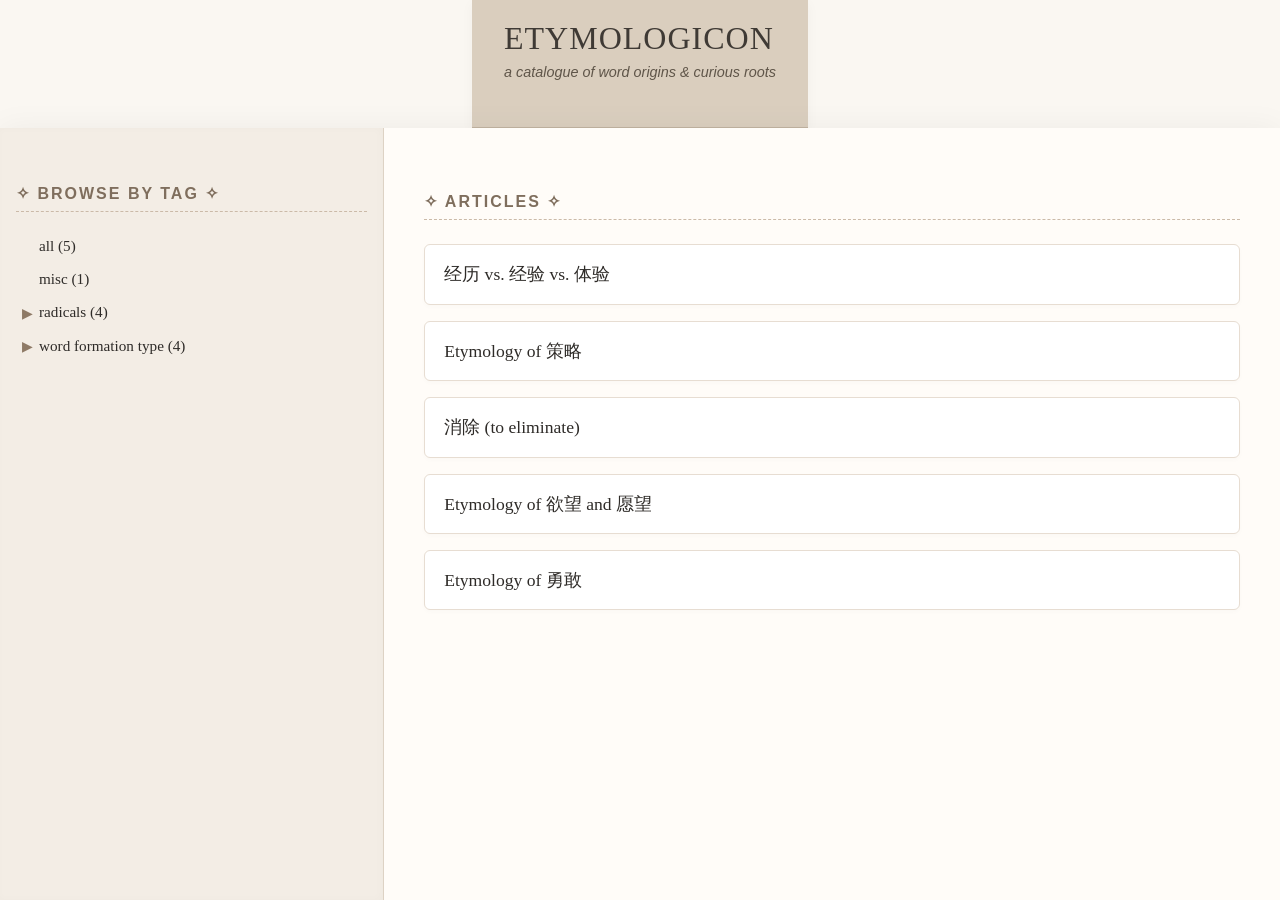
<file: docs/index.html>
<!DOCTYPE html>
<html lang="en">
<head>
    <meta charset="UTF-8">
    <meta name="viewport" content="width=device-width, initial-scale=1.0">
    <title>Etymonline · Article Browser</title>
    <style>/* -------------------- */
/* CSS Variables (themes) */
/* -------------------- */
:root {
  /* Light mode (default) – warm paper */
  --bg-body: #faf7f2;
  --bg-header: #dacebe;
  --border-header: #c0b2a0;
  --text-header: #3f3a35;
  --subtext-header: #5f5549;
  --bg-sidebar: #f3ede5;
  --border-sidebar: #ddd2c4;
  --bg-main: #fffcf8;
  --text-primary: #2e2b28;
  --text-muted: #7f6e5d;
  --border-light: #cbbaa8;
  --accent: #b45f2a;
  --accent-hover: #a5511c;
  --hover-bg: #e5d9cc;
  --toggle-color: #8e7a66;
  --card-bg: #ffffff;
  --card-border: #e7ddd2;
  --card-shadow: rgba(0,0,0,0.02);
  --card-shadow-hover: rgba(140, 100, 70, 0.08);
  --code-bg: #e2e8f0;
  --code-color: #1e1e2f;
  --blockquote-bg: #f1f5f9;
  --blockquote-border: #2563eb;
  --table-header-bg: #f1f5f9;
  --table-border: #cbd5e1;
}

@media (prefers-color-scheme: dark) {
  :root {
    /* Dark mode – deep, muted */
    --bg-body: #1e1b18;
    --bg-header: #2a2622;
    --border-header: #4a413a;
    --text-header: #e0d6cc;
    --subtext-header: #b8aa9c;
    --bg-sidebar: #25221e;
    --border-sidebar: #3e3832;
    --bg-main: #1f1c19;
    --text-primary: #e2dcd5;
    --text-muted: #b4a392;
    --border-light: #5e5247;
    --accent: #d9935a;
    --accent-hover: #e6a46e;
    --hover-bg: #3e3730;
    --toggle-color: #b8a18c;
    --card-bg: #2c2824;
    --card-border: #4f463e;
    --card-shadow: rgba(0,0,0,0.4);
    --card-shadow-hover: rgba(210, 160, 110, 0.15);
    --code-bg: #3a3a4a;
    --code-color: #f8f8f2;
    --blockquote-bg: #2d2a27;
    --blockquote-border: #d9935a;
    --table-header-bg: #2d2a27;
    --table-border: #4f463e;
  }
}

/* -------------------- */
/* CSS Reset (modern)   */
/* -------------------- */
*,
*::before,
*::after {
  box-sizing: border-box;
  margin: 0;
  padding: 0;
}

html {
  -moz-text-size-adjust: none;
  -webkit-text-size-adjust: none;
  text-size-adjust: none;
}

body {
  display: flex;
  flex-direction: column;
  min-height: 100vh;
  line-height: 1.5;
  font-family: 'Georgia', 'Times New Roman', serif;
  background-color: var(--bg-body);
  color: var(--text-primary);
  transition: background-color 0.2s ease, color 0.2s ease;
}

/* Remove default list styles */
ul,
ol {
  list-style: none;
}

/* Make images easier to work with */
img,
picture {
  max-width: 100%;
  display: block;
}

/* Inherit fonts for inputs and buttons */
input,
button,
textarea,
select {
  font: inherit;
}

/* -------------------- */
/* Layout & Containers  */
/* -------------------- */
header,
main {
  max-width: 800px;
  margin: 0 auto;
  padding: 1.5rem;
}

/* Site header (used on index and maybe articles) */
.site-header {
  background: var(--bg-header);
  padding: 1.2rem 2rem;
  box-shadow: 0 4px 12px rgba(0,0,0,0.04);
  border-bottom: 1px solid var(--border-header);
}
.site-header h1 {
  font-size: 2rem;
  font-weight: 400;
  letter-spacing: 1px;
  color: var(--text-header);
  margin: 0;
}
.site-header p {
  font-family: 'Arial', 'Helvetica', sans-serif;
  font-size: 0.9rem;
  color: var(--subtext-header);
  margin-top: 0.3rem;
  font-style: italic;
}

/* Main two‑column layout (for tag browser) */
.main-container {
  display: flex;
  flex: 1;
  width: 100%;
  max-width: 1600px;
  margin: 0 auto;
  background: var(--bg-main);
  box-shadow: 0 0 30px rgba(0,0,0,0.05);
}

#sidebar {
  width: 30%;
  background: var(--bg-sidebar);
  border-right: 1px solid var(--border-sidebar);
  padding: 1.5rem 1rem;
  overflow-y: auto;
  box-shadow: inset -2px 0 8px rgba(0,0,0,0.02);
}
#sidebar h3 {
  font-family: 'Arial', 'Helvetica', sans-serif;
  font-weight: 600;
  font-size: 1rem;
  text-transform: uppercase;
  letter-spacing: 2px;
  color: var(--text-muted);
  margin-bottom: 1.2rem;
  border-bottom: 1px dashed var(--border-light);
  padding-bottom: 0.5rem;
}

#content {
  width: 70%;
  padding: 2rem 2.5rem;
  background: var(--bg-main);
}
#content h3 {
  font-family: 'Arial', 'Helvetica', sans-serif;
  font-weight: 600;
  font-size: 1rem;
  text-transform: uppercase;
  letter-spacing: 2px;
  color: var(--text-muted);
  margin-bottom: 1.5rem;
  border-bottom: 1px dashed var(--border-light);
  padding-bottom: 0.5rem;
}

/* Tree styling */
#sidebar ul {
  list-style: none;
  padding-left: 0;
  margin: 0;
}
#sidebar li {
  margin: 0.2rem 0;
  font-size: 0.95rem;
}

.node-header {
  display: flex;
  align-items: center;
  border-radius: 4px;
  transition: background-color 0.15s;
}
.node-header:hover {
  background-color: var(--hover-bg);
}

.toggle {
  display: inline-block;
  width: 1.6em;
  text-align: center;
  cursor: pointer;
  font-family: 'Arial', 'Helvetica', sans-serif;
  font-size: 0.9rem;
  color: var(--toggle-color);
  user-select: none;
  flex-shrink: 0;
}

.tag-name {
  cursor: pointer;
  padding: 0.2rem 0;
  color: var(--text-primary);
  border-bottom: 1px solid transparent;
  transition: color 0.1s, border-color 0.1s;
}
.tag-name:hover {
  color: var(--accent-hover);
  border-bottom-color: var(--accent-hover);
}
.tag-name.selected {
  font-weight: 600;
  color: var(--accent);
  border-bottom: 1px solid var(--accent);
}

.children {
  padding-left: 1.5em;
  border-left: 1px dotted var(--border-light);
  margin-left: 0.7em;
}
.children.collapsed {
  display: none;
}

/* Page list cards */
#page-list {
  display: flex;
  flex-direction: column;
  gap: 1rem;
}
.page-link {
  display: block;
  padding: 1rem 1.2rem;
  background: var(--card-bg);
  border: 1px solid var(--card-border);
  border-radius: 6px;
  text-decoration: none;
  color: var(--text-primary);
  font-family: 'Georgia', 'Times New Roman', serif;
  font-size: 1.1rem;
  box-shadow: 0 2px 5px var(--card-shadow);
  transition: all 0.2s ease;
}
.page-link:hover {
  border-color: var(--accent);
  background: var(--bg-main);
  box-shadow: 0 6px 14px var(--card-shadow-hover);
  transform: translateY(-2px);
  color: var(--accent);
}
.page-link:active {
  transform: translateY(0);
  box-shadow: 0 2px 5px var(--card-shadow);
}

/* -------------------- */
/* Typography (articles) */
/* -------------------- */
h1,
h2,
h3,
h4,
h5,
h6 {
  line-height: 1.2;
  margin-top: 2rem;
  margin-bottom: 1rem;
  font-weight: 600;
  color: var(--text-primary);
}

h1 {
  font-size: 2.5rem;
  margin-top: 0;
}

h2 {
  font-size: 2rem;
  border-bottom: 1px solid var(--border-light);
  padding-bottom: 0.3rem;
}

p,
ul,
ol {
  margin-bottom: 1.5rem;
}

/* Links */
a {
  color: var(--accent);
  text-decoration: none;
}
a:hover {
  text-decoration: underline;
  color: var(--accent-hover);
}

/* Code blocks */
pre {
  background-color: var(--code-bg);
  color: var(--code-color);
  padding: 1rem;
  border-radius: 0.5rem;
  overflow-x: auto;
  margin: 1.5rem 0;
}
code {
  font-family: 'SF Mono', Monaco, 'Cascadia Code', 'Roboto Mono', monospace;
  font-size: 0.9em;
  background-color: var(--code-bg);
  color: var(--code-color);
  padding: 0.2rem 0.4rem;
  border-radius: 0.25rem;
}
pre code {
  background-color: transparent;
  padding: 0;
}

/* Blockquotes */
blockquote {
  border-left: 4px solid var(--blockquote-border);
  background-color: var(--blockquote-bg);
  padding: 1rem 1.5rem;
  margin: 1.5rem 0;
  font-style: italic;
}
blockquote p:last-child {
  margin-bottom: 0;
}

/* Tables */
table {
  width: 100%;
  border-collapse: collapse;
  margin: 1.5rem 0;
}
th,
td {
  border: 1px solid var(--table-border);
  padding: 0.5rem;
  text-align: left;
}
th {
  background-color: var(--table-header-bg);
  font-weight: 600;
}

/* -------------------- */
/* Utility classes      */
/* -------------------- */
.container {
  max-width: 800px;
  margin: 0 auto;
  padding: 0 1.5rem;
}

/* Responsive adjustment for tag browser */
@media (max-width: 800px) {
  .main-container {
    flex-direction: column;
  }
  #sidebar, #content {
    width: 100%;
  }
  #sidebar {
    border-right: none;
    border-bottom: 1px solid var(--border-sidebar);
  }
}</style>
</head>
<body>
    <header class="site-header">
        <h1>ETYMOLOGICON</h1>
        <p>a catalogue of word origins & curious roots</p>
    </header>

    <div class="main-container">
        <div id="sidebar">
            <h3>✧  browse by tag  ✧</h3>
            <div id="tree"></div>
        </div>

        <div id="content">
            <h3>✧  articles  ✧</h3>
            <div id="page-list"></div>
        </div>
    </div>

    <script>
        window.__TAG_HIERARCHY__ = {"children":{"all":{"value":[{"title":"经历 vs. 经验 vs. 体验","url":"经理经验.html"},{"title":"Etymology of 策略","url":"策略.html"},{"title":"消除 (to eliminate)","url":"消除.html"},{"title":"Etymology of 欲望 and 愿望","url":"欲望.html"},{"title":"Etymology of 勇敢","url":"勇敢.html"}]},"misc":{"value":[{"title":"经历 vs. 经验 vs. 体验","url":"经理经验.html"}]},"radicals":{"children":{"semantic":{"children":{"field":{"children":{"left":{"value":[{"title":"Etymology of 策略","url":"策略.html"}]}}},"bamboo":{"children":{"top":{"value":[{"title":"Etymology of 策略","url":"策略.html"}]}}},"water":{"children":{"left":{"value":[{"title":"消除 (to eliminate)","url":"消除.html"}]}}},"wall":{"children":{"left":{"value":[{"title":"消除 (to eliminate)","url":"消除.html"}]}}},"open mouth":{"children":{"right":{"value":[{"title":"Etymology of 欲望 and 愿望","url":"欲望.html"}]}}},"strength":{"children":{"bottom":{"value":[{"title":"Etymology of 勇敢","url":"勇敢.html"}]}}},"hand with a whip":{"children":{"right":{"value":[{"title":"Etymology of 勇敢","url":"勇敢.html"}]}}}}},"phonetic":{"children":{"small flesh":{"children":{"right":{"value":[{"title":"消除 (to eliminate)","url":"消除.html"}]}}},"surpluss":{"children":{"right":{"value":[{"title":"消除 (to eliminate)","url":"消除.html"}]}}},"valley":{"children":{"left":{"value":[{"title":"Etymology of 欲望 and 愿望","url":"欲望.html"}]}}}}}}},"word formation type":{"children":{"coordinated":{"value":[{"title":"Etymology of 策略","url":"策略.html"},{"title":"消除 (to eliminate)","url":"消除.html"},{"title":"Etymology of 欲望 and 愿望","url":"欲望.html"},{"title":"Etymology of 勇敢","url":"勇敢.html"}]}}}}};
        window.__ALL_PAGES__ = [{"title":"经历 vs. 经验 vs. 体验","url":"经理经验.html"},{"title":"Etymology of 策略","url":"策略.html"},{"title":"消除 (to eliminate)","url":"消除.html"},{"title":"Etymology of 欲望 and 愿望","url":"欲望.html"},{"title":"Etymology of 勇敢","url":"勇敢.html"}];
    </script>
    <script>(function() {
  const hierarchy = window.__TAG_HIERARCHY__;
  const allPages = window.__ALL_PAGES__;

  function computeAllPages(node) {
    node.allPages = node.value ? [...node.value] : [];
    if (node.children) {
      for (const child of Object.values(node.children)) {
        computeAllPages(child);
        node.allPages.push(...child.allPages);
      }
    }
    const unique = new Map();
    node.allPages.forEach(p => unique.set(p.url, p));
    node.allPages = Array.from(unique.values());
  }
  computeAllPages(hierarchy);

  const treeEl = document.getElementById('tree');
  const pageListEl = document.getElementById('page-list');

  function renderTree(children, parentEl) {
    const ul = document.createElement('ul');

    for (const [key, node] of Object.entries(children)) {
      const li = document.createElement('li');

      const header = document.createElement('div');
      header.className = 'node-header';

      const toggle = document.createElement('span');
      toggle.className = 'toggle';

      const nameSpan = document.createElement('span');
      nameSpan.className = 'tag-name';
      nameSpan.textContent = key + (node.allPages.length ? ` (${node.allPages.length})` : '');
      nameSpan.addEventListener('click', (e) => {
        e.stopPropagation();
        document.querySelectorAll('.tag-name').forEach(s => s.classList.remove('selected'));
        nameSpan.classList.add('selected');
        displayPages(node.allPages);
      });

      header.appendChild(toggle);
      header.appendChild(nameSpan);
      li.appendChild(header);

      if (node.children && Object.keys(node.children).length > 0) {
        toggle.textContent = '▶'; // collapsed arrow
        const childContainer = document.createElement('div');
        childContainer.className = 'children collapsed'; // start hidden
        renderTree(node.children, childContainer);
        li.appendChild(childContainer);

        toggle.addEventListener('click', (e) => {
          e.stopPropagation();
          childContainer.classList.toggle('collapsed');
          toggle.textContent = childContainer.classList.contains('collapsed') ? '▶' : '▼';
        });
      } else {
        toggle.textContent = ' ';
        toggle.style.visibility = 'hidden';
      }

      ul.appendChild(li);
    }

    parentEl.appendChild(ul);
  }

  renderTree(hierarchy.children, treeEl);
  displayPages(allPages);

  function displayPages(pages) {
    pageListEl.innerHTML = '';
    if (pages.length === 0) {
      pageListEl.textContent = 'No pages.';
      return;
    }
    pages.forEach(page => {
      const a = document.createElement('a');
      a.href = page.url;
      a.textContent = page.title || page.url;
      a.className = 'page-link';
      pageListEl.appendChild(a);
    });
  }
})();</script>
</body>
</html>
</file>
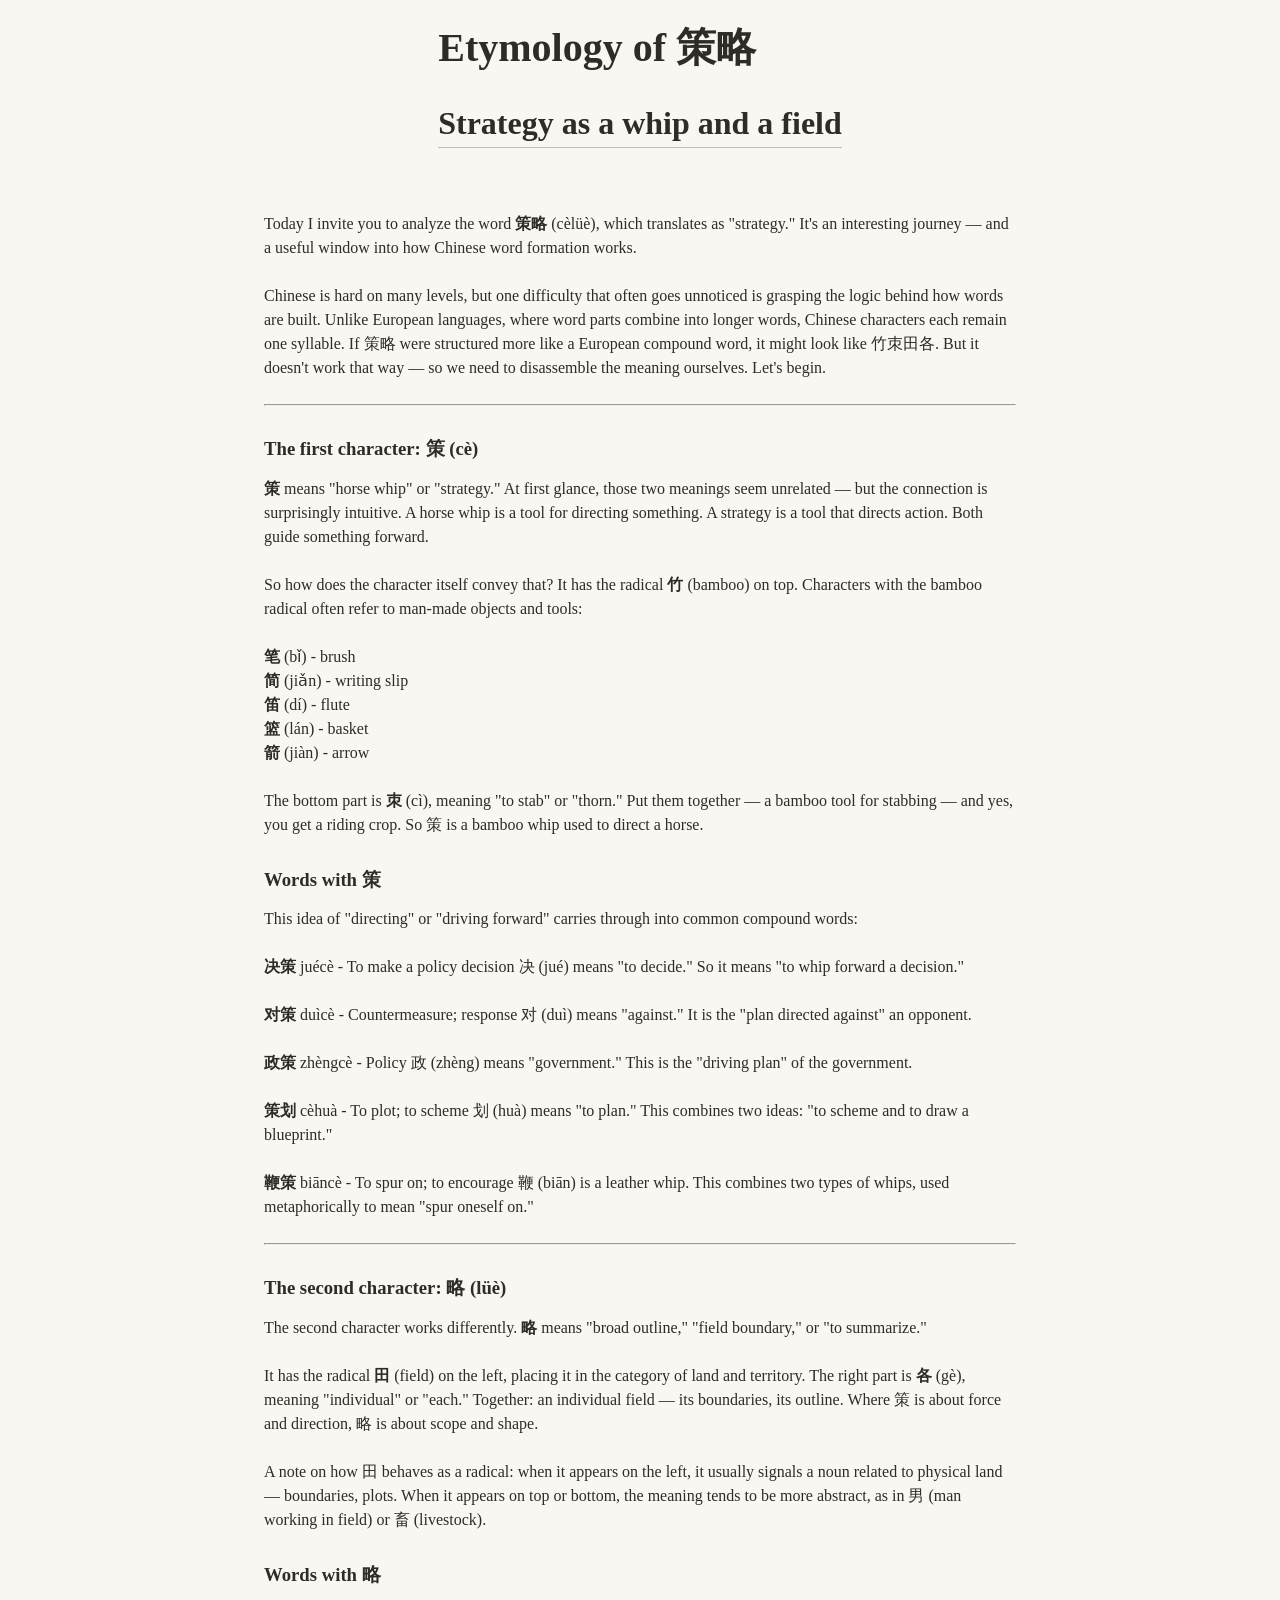
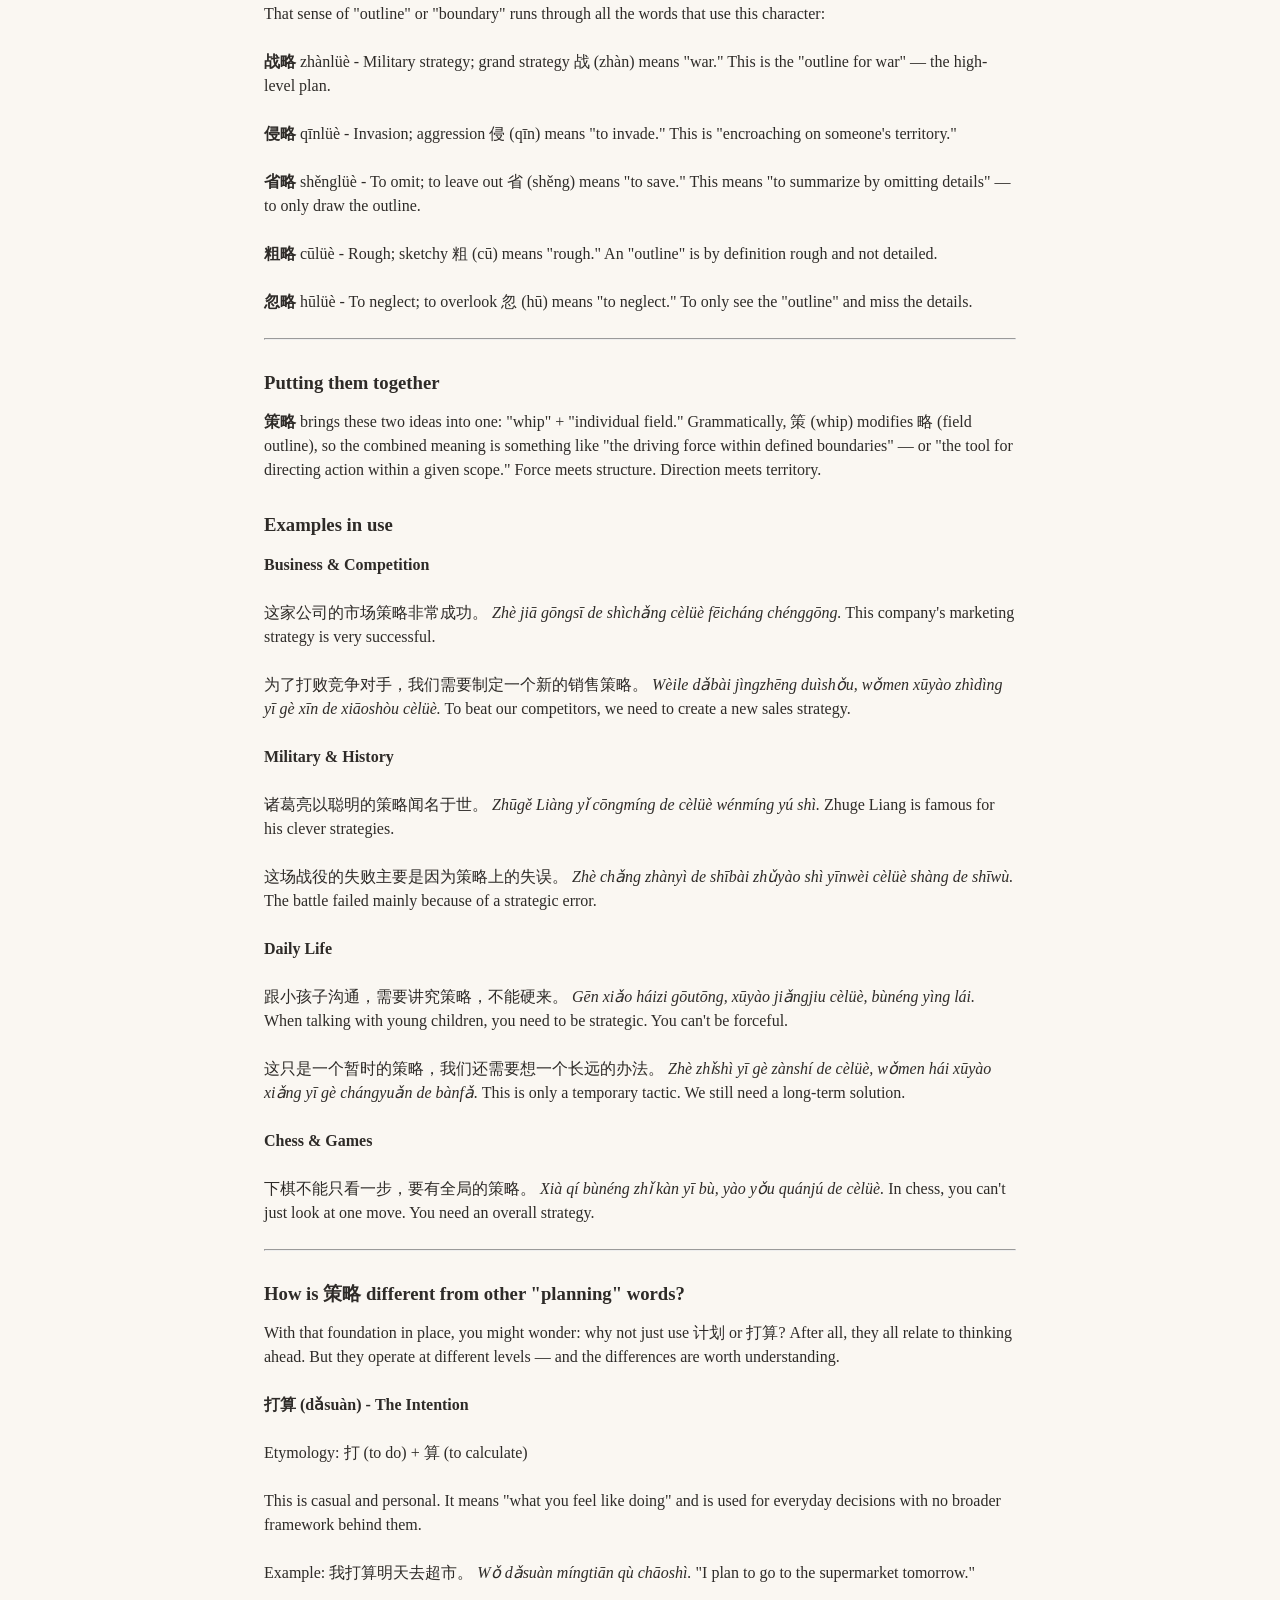
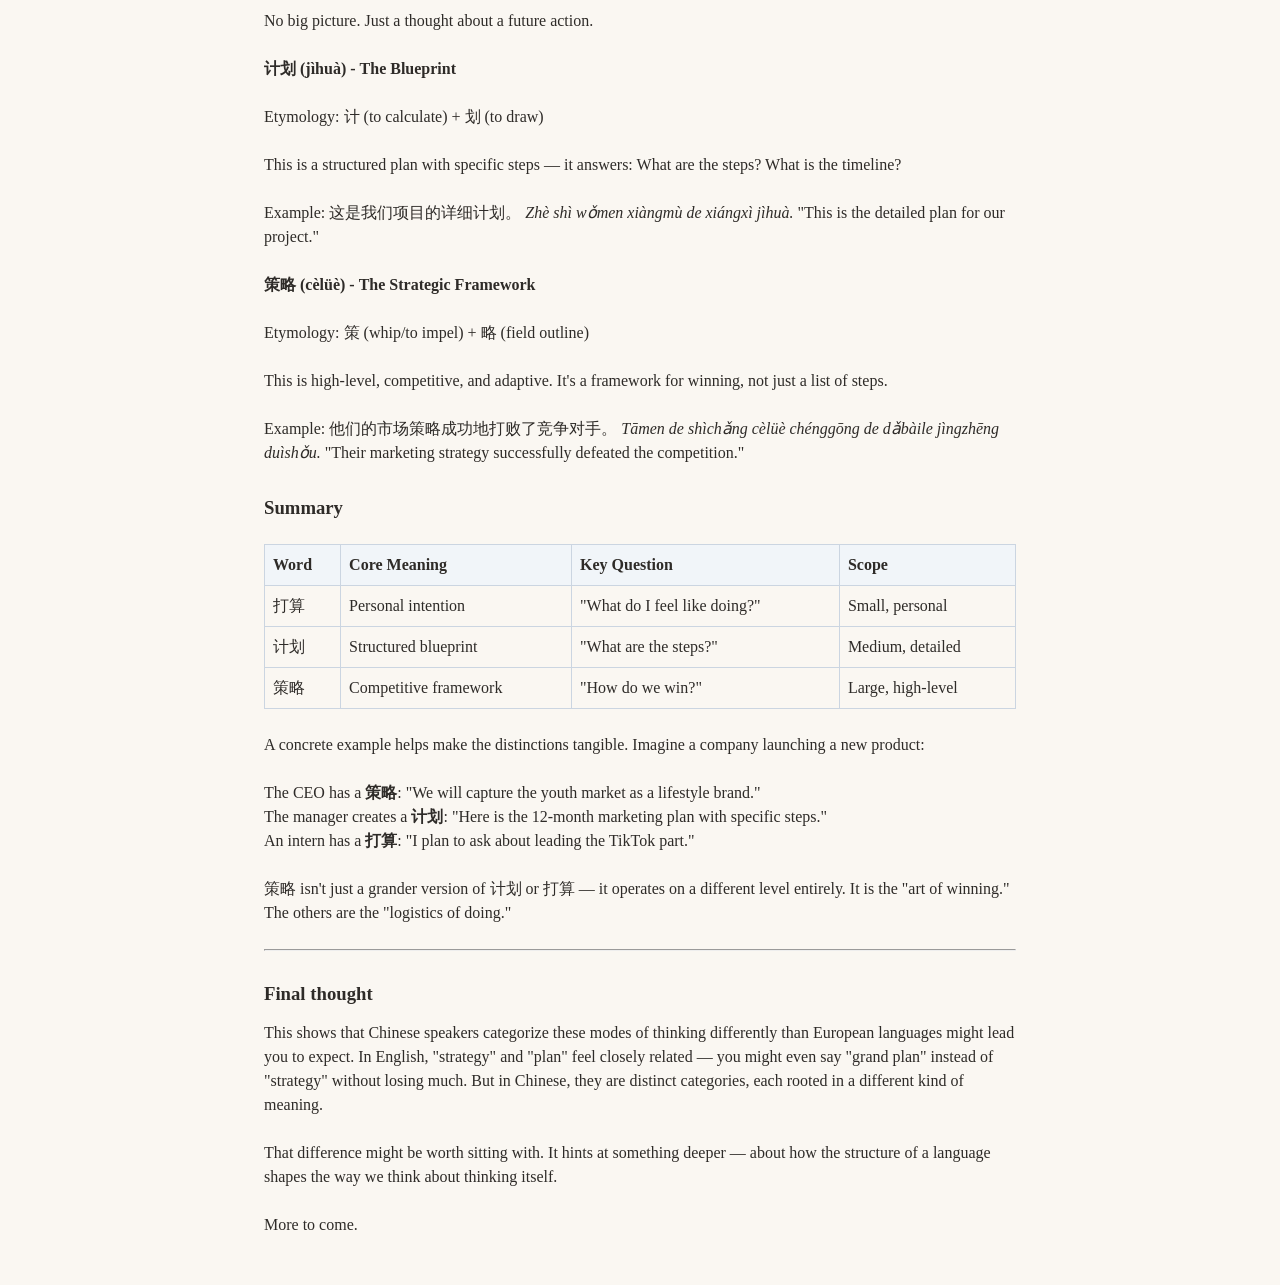
<file: docs/001.html>
<!DOCTYPE html>
<html lang="en">
<head>
    <meta charset="UTF-8">
    <meta name="viewport" content="width=device-width, initial-scale=1.0">
    <title>Etymology of 策略</title>
    <link rel="stylesheet" href="./assets/style.css">
</head>
<body>
    <header>
        <h1>Etymology of 策略</h1>
        <h2>Strategy as a whip and a field</h2>
    </header>
    <main>
        <p>Today I invite you to analyze the word <strong>策略</strong> (cèlüè), which translates as &quot;strategy.&quot; It&#39;s an interesting journey — and a useful window into how Chinese word formation works.</p>
<p>Chinese is hard on many levels, but one difficulty that often goes unnoticed is grasping the logic behind how words are built. Unlike European languages, where word parts combine into longer words, Chinese characters each remain one syllable. If 策略 were structured more like a European compound word, it might look like 竹朿田各. But it doesn&#39;t work that way — so we need to disassemble the meaning ourselves. Let&#39;s begin.</p>
<hr>
<h3>The first character: 策 (cè)</h3>
<p><strong>策</strong> means &quot;horse whip&quot; or &quot;strategy.&quot; At first glance, those two meanings seem unrelated — but the connection is surprisingly intuitive. A horse whip is a tool for directing something. A strategy is a tool that directs action. Both guide something forward.</p>
<p>So how does the character itself convey that? It has the radical <strong>竹</strong> (bamboo) on top. Characters with the bamboo radical often refer to man-made objects and tools:</p>
<ul>
<li><strong>笔</strong> (bǐ) - brush</li>
<li><strong>简</strong> (jiǎn) - writing slip</li>
<li><strong>笛</strong> (dí) - flute</li>
<li><strong>篮</strong> (lán) - basket</li>
<li><strong>箭</strong> (jiàn) - arrow</li>
</ul>
<p>The bottom part is <strong>朿</strong> (cì), meaning &quot;to stab&quot; or &quot;thorn.&quot; Put them together — a bamboo tool for stabbing — and yes, you get a riding crop. So 策 is a bamboo whip used to direct a horse.</p>
<h3>Words with 策</h3>
<p>This idea of &quot;directing&quot; or &quot;driving forward&quot; carries through into common compound words:</p>
<p><strong>决策</strong> juécè - To make a policy decision
决 (jué) means &quot;to decide.&quot; So it means &quot;to whip forward a decision.&quot;</p>
<p><strong>对策</strong> duìcè - Countermeasure; response
对 (duì) means &quot;against.&quot; It is the &quot;plan directed against&quot; an opponent.</p>
<p><strong>政策</strong> zhèngcè - Policy
政 (zhèng) means &quot;government.&quot; This is the &quot;driving plan&quot; of the government.</p>
<p><strong>策划</strong> cèhuà - To plot; to scheme
划 (huà) means &quot;to plan.&quot; This combines two ideas: &quot;to scheme and to draw a blueprint.&quot;</p>
<p><strong>鞭策</strong> biāncè - To spur on; to encourage
鞭 (biān) is a leather whip. This combines two types of whips, used metaphorically to mean &quot;spur oneself on.&quot;</p>
<hr>
<h3>The second character: 略 (lüè)</h3>
<p>The second character works differently. <strong>略</strong> means &quot;broad outline,&quot; &quot;field boundary,&quot; or &quot;to summarize.&quot;</p>
<p>It has the radical <strong>田</strong> (field) on the left, placing it in the category of land and territory. The right part is <strong>各</strong> (gè), meaning &quot;individual&quot; or &quot;each.&quot; Together: an individual field — its boundaries, its outline. Where 策 is about force and direction, 略 is about scope and shape.</p>
<p>A note on how 田 behaves as a radical: when it appears on the left, it usually signals a noun related to physical land — boundaries, plots. When it appears on top or bottom, the meaning tends to be more abstract, as in 男 (man working in field) or 畜 (livestock).</p>
<h3>Words with 略</h3>
<p>That sense of &quot;outline&quot; or &quot;boundary&quot; runs through all the words that use this character:</p>
<p><strong>战略</strong> zhànlüè - Military strategy; grand strategy
战 (zhàn) means &quot;war.&quot; This is the &quot;outline for war&quot; — the high-level plan.</p>
<p><strong>侵略</strong> qīnlüè - Invasion; aggression
侵 (qīn) means &quot;to invade.&quot; This is &quot;encroaching on someone&#39;s territory.&quot;</p>
<p><strong>省略</strong> shěnglüè - To omit; to leave out
省 (shěng) means &quot;to save.&quot; This means &quot;to summarize by omitting details&quot; — to only draw the outline.</p>
<p><strong>粗略</strong> cūlüè - Rough; sketchy
粗 (cū) means &quot;rough.&quot; An &quot;outline&quot; is by definition rough and not detailed.</p>
<p><strong>忽略</strong> hūlüè - To neglect; to overlook
忽 (hū) means &quot;to neglect.&quot; To only see the &quot;outline&quot; and miss the details.</p>
<hr>
<h3>Putting them together</h3>
<p><strong>策略</strong> brings these two ideas into one: &quot;whip&quot; + &quot;individual field.&quot; Grammatically, 策 (whip) modifies 略 (field outline), so the combined meaning is something like &quot;the driving force within defined boundaries&quot; — or &quot;the tool for directing action within a given scope.&quot; Force meets structure. Direction meets territory.</p>
<h3>Examples in use</h3>
<p><strong>Business &amp; Competition</strong></p>
<p>这家公司的市场策略非常成功。
<em>Zhè jiā gōngsī de shìchǎng cèlüè fēicháng chénggōng.</em>
This company&#39;s marketing strategy is very successful.</p>
<p>为了打败竞争对手，我们需要制定一个新的销售策略。
<em>Wèile dǎbài jìngzhēng duìshǒu, wǒmen xūyào zhìdìng yī gè xīn de xiāoshòu cèlüè.</em>
To beat our competitors, we need to create a new sales strategy.</p>
<p><strong>Military &amp; History</strong></p>
<p>诸葛亮以聪明的策略闻名于世。
<em>Zhūgě Liàng yǐ cōngmíng de cèlüè wénmíng yú shì.</em>
Zhuge Liang is famous for his clever strategies.</p>
<p>这场战役的失败主要是因为策略上的失误。
<em>Zhè chǎng zhànyì de shībài zhǔyào shì yīnwèi cèlüè shàng de shīwù.</em>
The battle failed mainly because of a strategic error.</p>
<p><strong>Daily Life</strong></p>
<p>跟小孩子沟通，需要讲究策略，不能硬来。
<em>Gēn xiǎo háizi gōutōng, xūyào jiǎngjiu cèlüè, bùnéng yìng lái.</em>
When talking with young children, you need to be strategic. You can&#39;t be forceful.</p>
<p>这只是一个暂时的策略，我们还需要想一个长远的办法。
<em>Zhè zhǐshì yī gè zànshí de cèlüè, wǒmen hái xūyào xiǎng yī gè chángyuǎn de bànfǎ.</em>
This is only a temporary tactic. We still need a long-term solution.</p>
<p><strong>Chess &amp; Games</strong></p>
<p>下棋不能只看一步，要有全局的策略。
<em>Xià qí bùnéng zhǐ kàn yī bù, yào yǒu quánjú de cèlüè.</em>
In chess, you can&#39;t just look at one move. You need an overall strategy.</p>
<hr>
<h3>How is 策略 different from other &quot;planning&quot; words?</h3>
<p>With that foundation in place, you might wonder: why not just use 计划 or 打算? After all, they all relate to thinking ahead. But they operate at different levels — and the differences are worth understanding.</p>
<p><strong>打算 (dǎsuàn) - The Intention</strong></p>
<p>Etymology: 打 (to do) + 算 (to calculate)</p>
<p>This is casual and personal. It means &quot;what you feel like doing&quot; and is used for everyday decisions with no broader framework behind them.</p>
<p>Example: 我打算明天去超市。
<em>Wǒ dǎsuàn míngtiān qù chāoshì.</em>
&quot;I plan to go to the supermarket tomorrow.&quot;</p>
<p>No big picture. Just a thought about a future action.</p>
<p><strong>计划 (jìhuà) - The Blueprint</strong></p>
<p>Etymology: 计 (to calculate) + 划 (to draw)</p>
<p>This is a structured plan with specific steps — it answers: What are the steps? What is the timeline?</p>
<p>Example: 这是我们项目的详细计划。
<em>Zhè shì wǒmen xiàngmù de xiángxì jìhuà.</em>
&quot;This is the detailed plan for our project.&quot;</p>
<p><strong>策略 (cèlüè) - The Strategic Framework</strong></p>
<p>Etymology: 策 (whip/to impel) + 略 (field outline)</p>
<p>This is high-level, competitive, and adaptive. It&#39;s a framework for winning, not just a list of steps.</p>
<p>Example: 他们的市场策略成功地打败了竞争对手。
<em>Tāmen de shìchǎng cèlüè chénggōng de dǎbàile jìngzhēng duìshǒu.</em>
&quot;Their marketing strategy successfully defeated the competition.&quot;</p>
<h3>Summary</h3>
<table>
<thead>
<tr>
<th>Word</th>
<th>Core Meaning</th>
<th>Key Question</th>
<th>Scope</th>
</tr>
</thead>
<tbody><tr>
<td>打算</td>
<td>Personal intention</td>
<td>&quot;What do I feel like doing?&quot;</td>
<td>Small, personal</td>
</tr>
<tr>
<td>计划</td>
<td>Structured blueprint</td>
<td>&quot;What are the steps?&quot;</td>
<td>Medium, detailed</td>
</tr>
<tr>
<td>策略</td>
<td>Competitive framework</td>
<td>&quot;How do we win?&quot;</td>
<td>Large, high-level</td>
</tr>
</tbody></table>
<p>A concrete example helps make the distinctions tangible. Imagine a company launching a new product:</p>
<ul>
<li>The CEO has a <strong>策略</strong>: &quot;We will capture the youth market as a lifestyle brand.&quot;</li>
<li>The manager creates a <strong>计划</strong>: &quot;Here is the 12-month marketing plan with specific steps.&quot;</li>
<li>An intern has a <strong>打算</strong>: &quot;I plan to ask about leading the TikTok part.&quot;</li>
</ul>
<p>策略 isn&#39;t just a grander version of 计划 or 打算 — it operates on a different level entirely. It is the &quot;art of winning.&quot; The others are the &quot;logistics of doing.&quot;</p>
<hr>
<h3>Final thought</h3>
<p>This shows that Chinese speakers categorize these modes of thinking differently than European languages might lead you to expect. In English, &quot;strategy&quot; and &quot;plan&quot; feel closely related — you might even say &quot;grand plan&quot; instead of &quot;strategy&quot; without losing much. But in Chinese, they are distinct categories, each rooted in a different kind of meaning.</p>
<p>That difference might be worth sitting with. It hints at something deeper — about how the structure of a language shapes the way we think about thinking itself.</p>
<p>More to come.</p>
   <!-- unescaped HTML from Markdown -->
    </main>
</body>
</html>
</file>
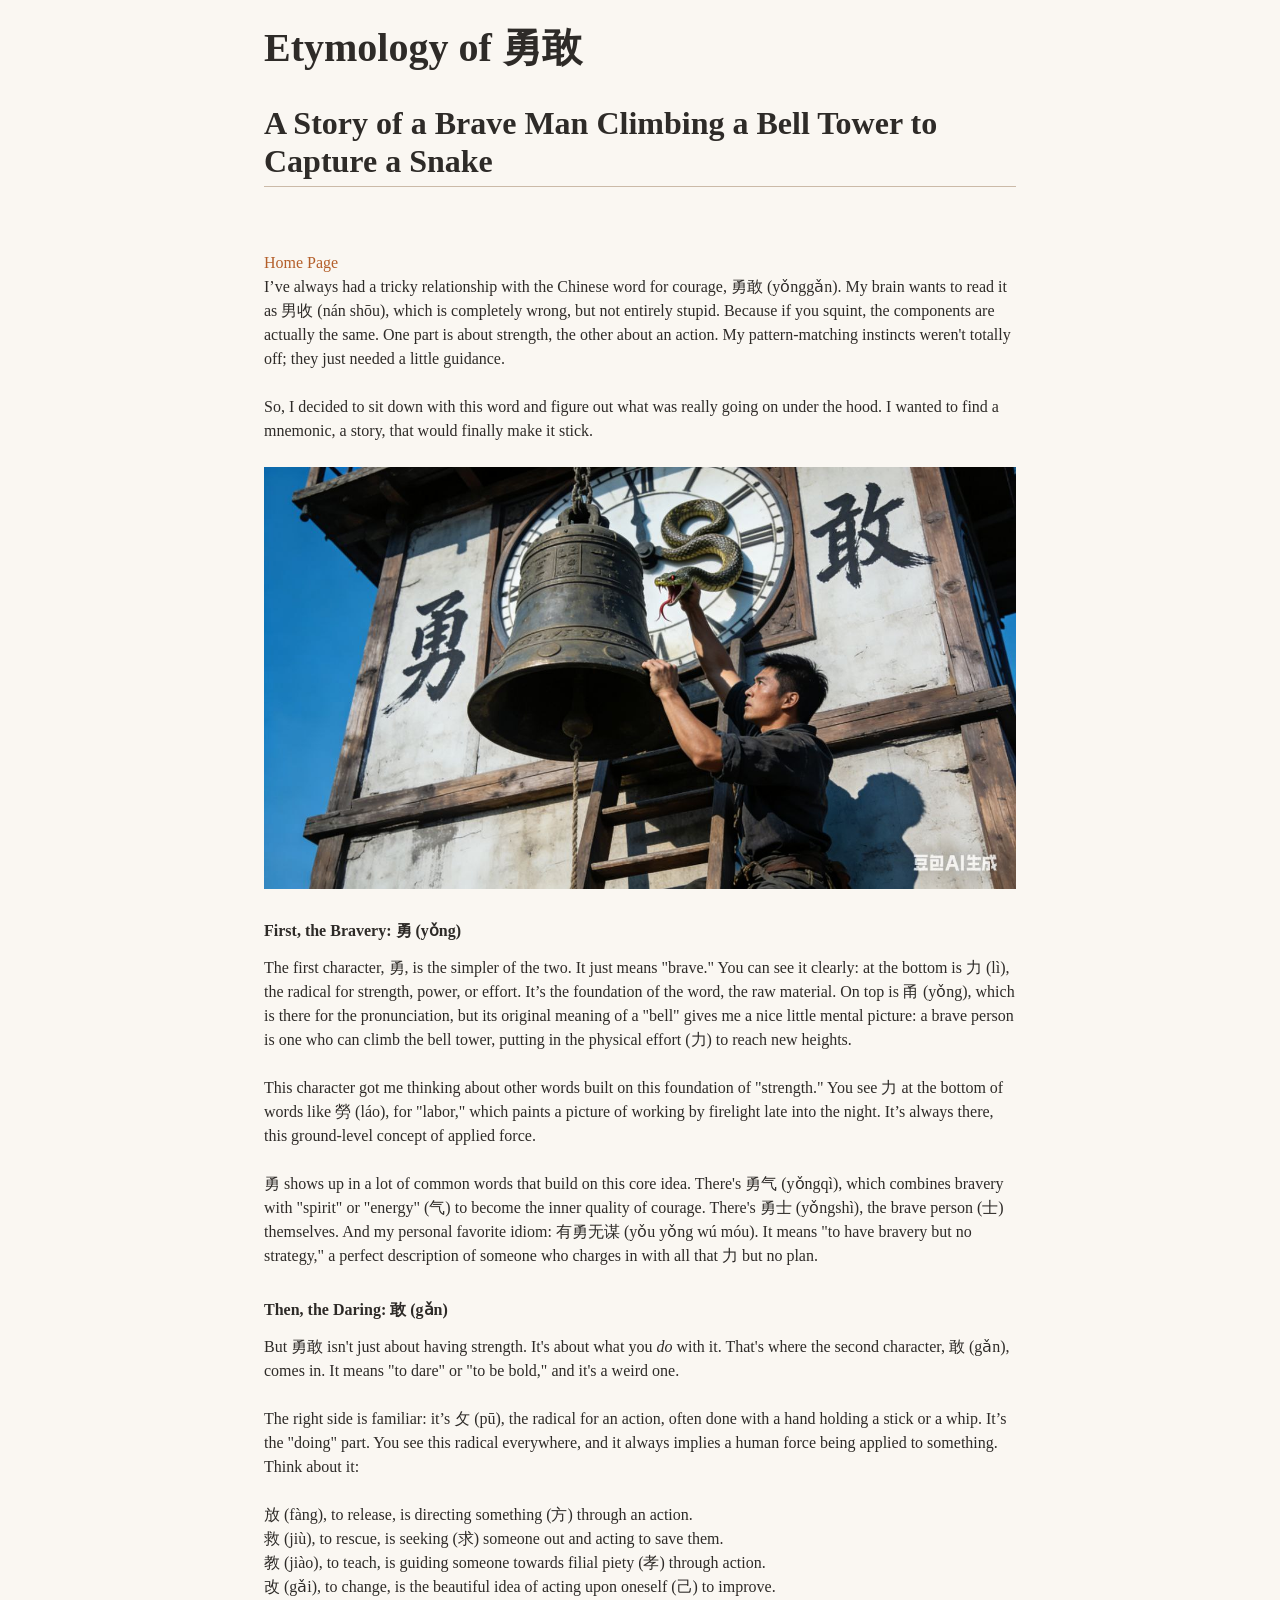
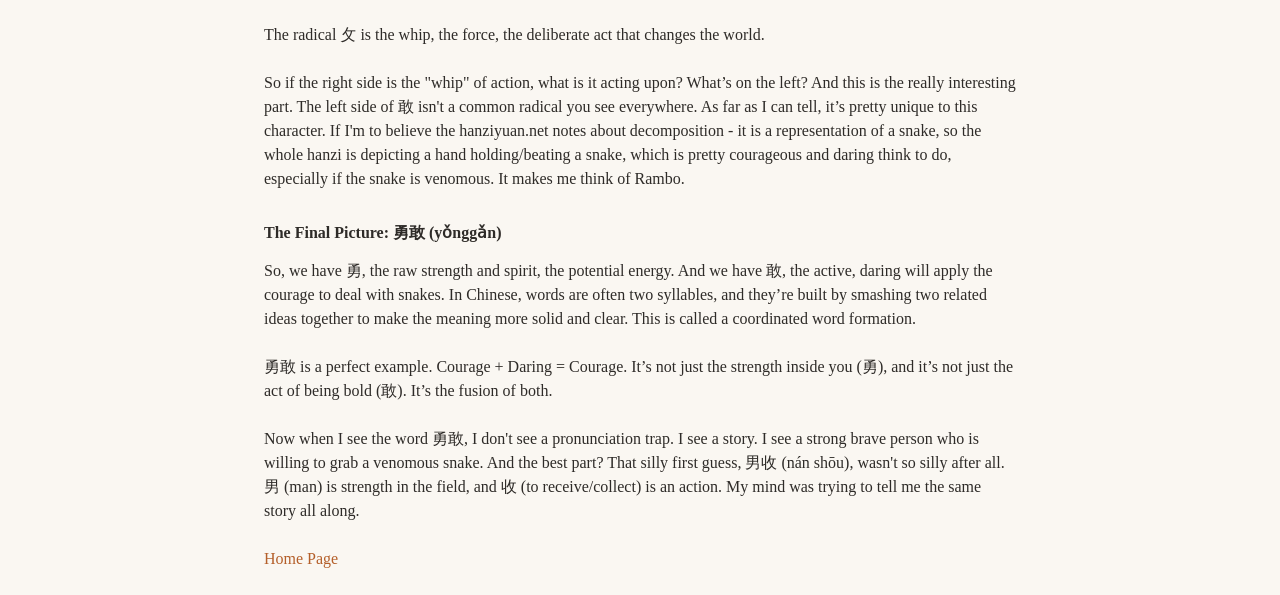
<file: docs/勇敢.html>
<!DOCTYPE html>
<html lang="en">
<head>
    <meta charset="UTF-8">
    <meta name="viewport" content="width=device-width, initial-scale=1.0">
    <title>Etymology of 勇敢</title>
    <link rel="stylesheet" href="./assets/style.css">
</head>
<body>
    <header>
        <h1>Etymology of 勇敢</h1>
        <h2>A Story of a Brave Man Climbing a Bell Tower to Capture a Snake</h2>
    </header>
    <main>
        <a href=".">Home Page</a>
        <p>I’ve always had a tricky relationship with the Chinese word for courage, 勇敢 (yǒnggǎn). My brain wants to read it as 男收 (nán shōu), which is completely wrong, but not entirely stupid. Because if you squint, the components are actually the same. One part is about strength, the other about an action. My pattern-matching instincts weren&#39;t totally off; they just needed a little guidance.</p>
<p>So, I decided to sit down with this word and figure out what was really going on under the hood. I wanted to find a mnemonic, a story, that would finally make it stick.</p>
<img src="./assets/勇敢.jpg" width="100%" />

<h4>First, the Bravery: 勇 (yǒng)</h4>
<p>The first character, 勇, is the simpler of the two. It just means &quot;brave.&quot; You can see it clearly: at the bottom is 力 (lì), the radical for strength, power, or effort. It’s the foundation of the word, the raw material. On top is 甬 (yǒng), which is there for the pronunciation, but its original meaning of a &quot;bell&quot; gives me a nice little mental picture: a brave person is one who can climb the bell tower, putting in the physical effort (力) to reach new heights.</p>
<p>This character got me thinking about other words built on this foundation of &quot;strength.&quot; You see 力 at the bottom of words like 勞 (láo), for &quot;labor,&quot; which paints a picture of working by firelight late into the night. It’s always there, this ground-level concept of applied force.</p>
<p>勇 shows up in a lot of common words that build on this core idea. There&#39;s 勇气 (yǒngqì), which combines bravery with &quot;spirit&quot; or &quot;energy&quot; (气) to become the inner quality of courage. There&#39;s 勇士 (yǒngshì), the brave person (士) themselves. And my personal favorite idiom: 有勇无谋 (yǒu yǒng wú móu). It means &quot;to have bravery but no strategy,&quot; a perfect description of someone who charges in with all that 力 but no plan.</p>
<h4>Then, the Daring: 敢 (gǎn)</h4>
<p>But 勇敢 isn&#39;t just about having strength. It&#39;s about what you <em>do</em> with it. That&#39;s where the second character, 敢 (gǎn), comes in. It means &quot;to dare&quot; or &quot;to be bold,&quot; and it&#39;s a weird one.</p>
<p>The right side is familiar: it’s 攵 (pū), the radical for an action, often done with a hand holding a stick or a whip. It’s the &quot;doing&quot; part. You see this radical everywhere, and it always implies a human force being applied to something. Think about it:</p>
<ul>
<li>放 (fàng), to release, is directing something (方) through an action.</li>
<li>救 (jiù), to rescue, is seeking (求) someone out and acting to save them.</li>
<li>教 (jiào), to teach, is guiding someone towards filial piety (孝) through action.</li>
<li>改 (gǎi), to change, is the beautiful idea of acting upon oneself (己) to improve.</li>
</ul>
<p>The radical 攵 is the whip, the force, the deliberate act that changes the world.</p>
<p>So if the right side is the &quot;whip&quot; of action, what is it acting upon? What’s on the left? And this is the really interesting part. The left side of 敢 isn&#39;t a common radical you see everywhere. As far as I can tell, it’s pretty unique to this character. If I&#39;m to believe the hanziyuan.net notes about decomposition - it is a representation of a snake, so the whole hanzi is depicting a hand holding/beating a snake, which is pretty courageous and daring think to do, especially if the snake is venomous. It makes me think of Rambo.</p>
<h4>The Final Picture: 勇敢 (yǒnggǎn)</h4>
<p>So, we have 勇, the raw strength and spirit, the potential energy. And we have 敢, the active, daring will apply the courage to deal with snakes. In Chinese, words are often two syllables, and they’re built by smashing two related ideas together to make the meaning more solid and clear. This is called a coordinated word formation.</p>
<p>勇敢 is a perfect example. Courage + Daring = Courage. It’s not just the strength inside you (勇), and it’s not just the act of being bold (敢). It’s the fusion of both.</p>
<p>Now when I see the word 勇敢, I don&#39;t see a pronunciation trap. I see a story. I see a strong brave person who is willing to grab a venomous snake. And the best part? That silly first guess, 男收 (nán shōu), wasn&#39;t so silly after all. 男 (man) is strength in the field, and 收 (to receive/collect) is an action. My mind was trying to tell me the same story all along.</p>
   <!-- unescaped HTML from Markdown -->
        <a href=".">Home Page</a>
    </main>
</body>
</html>
</file>
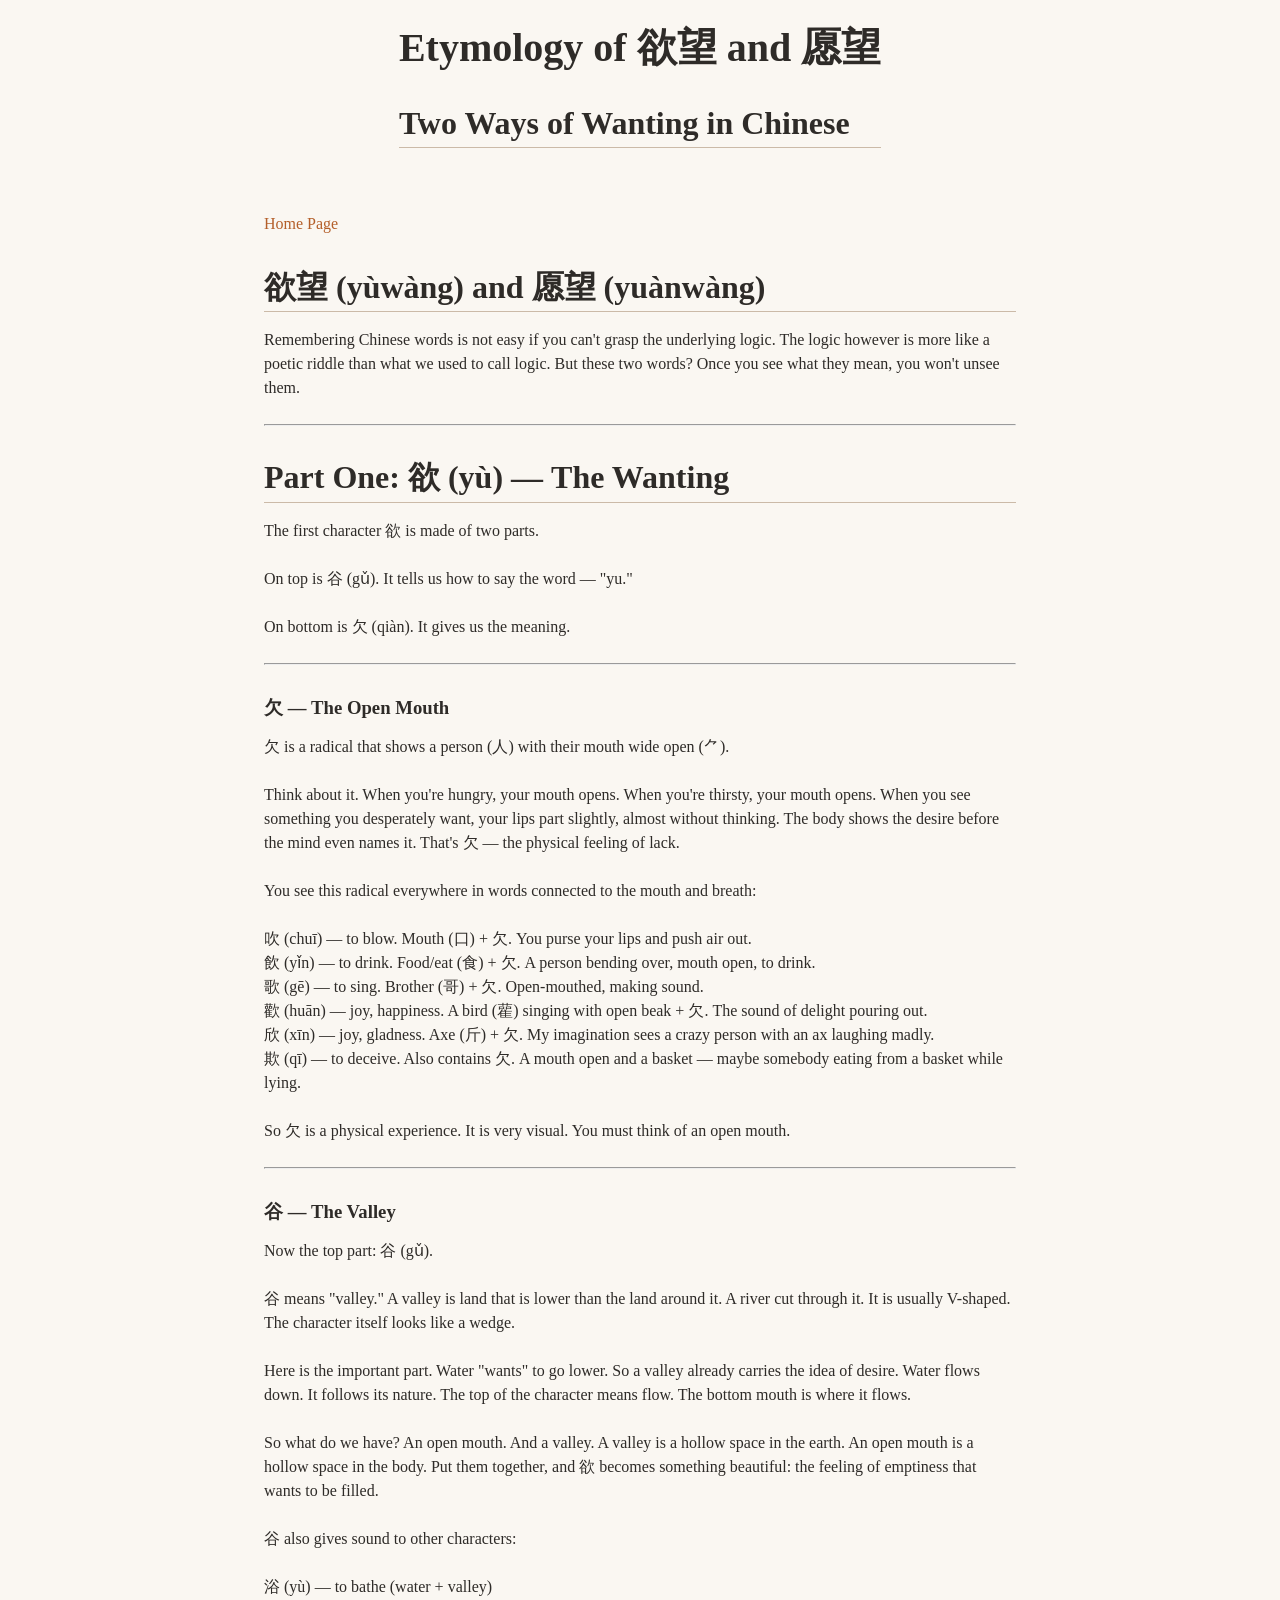
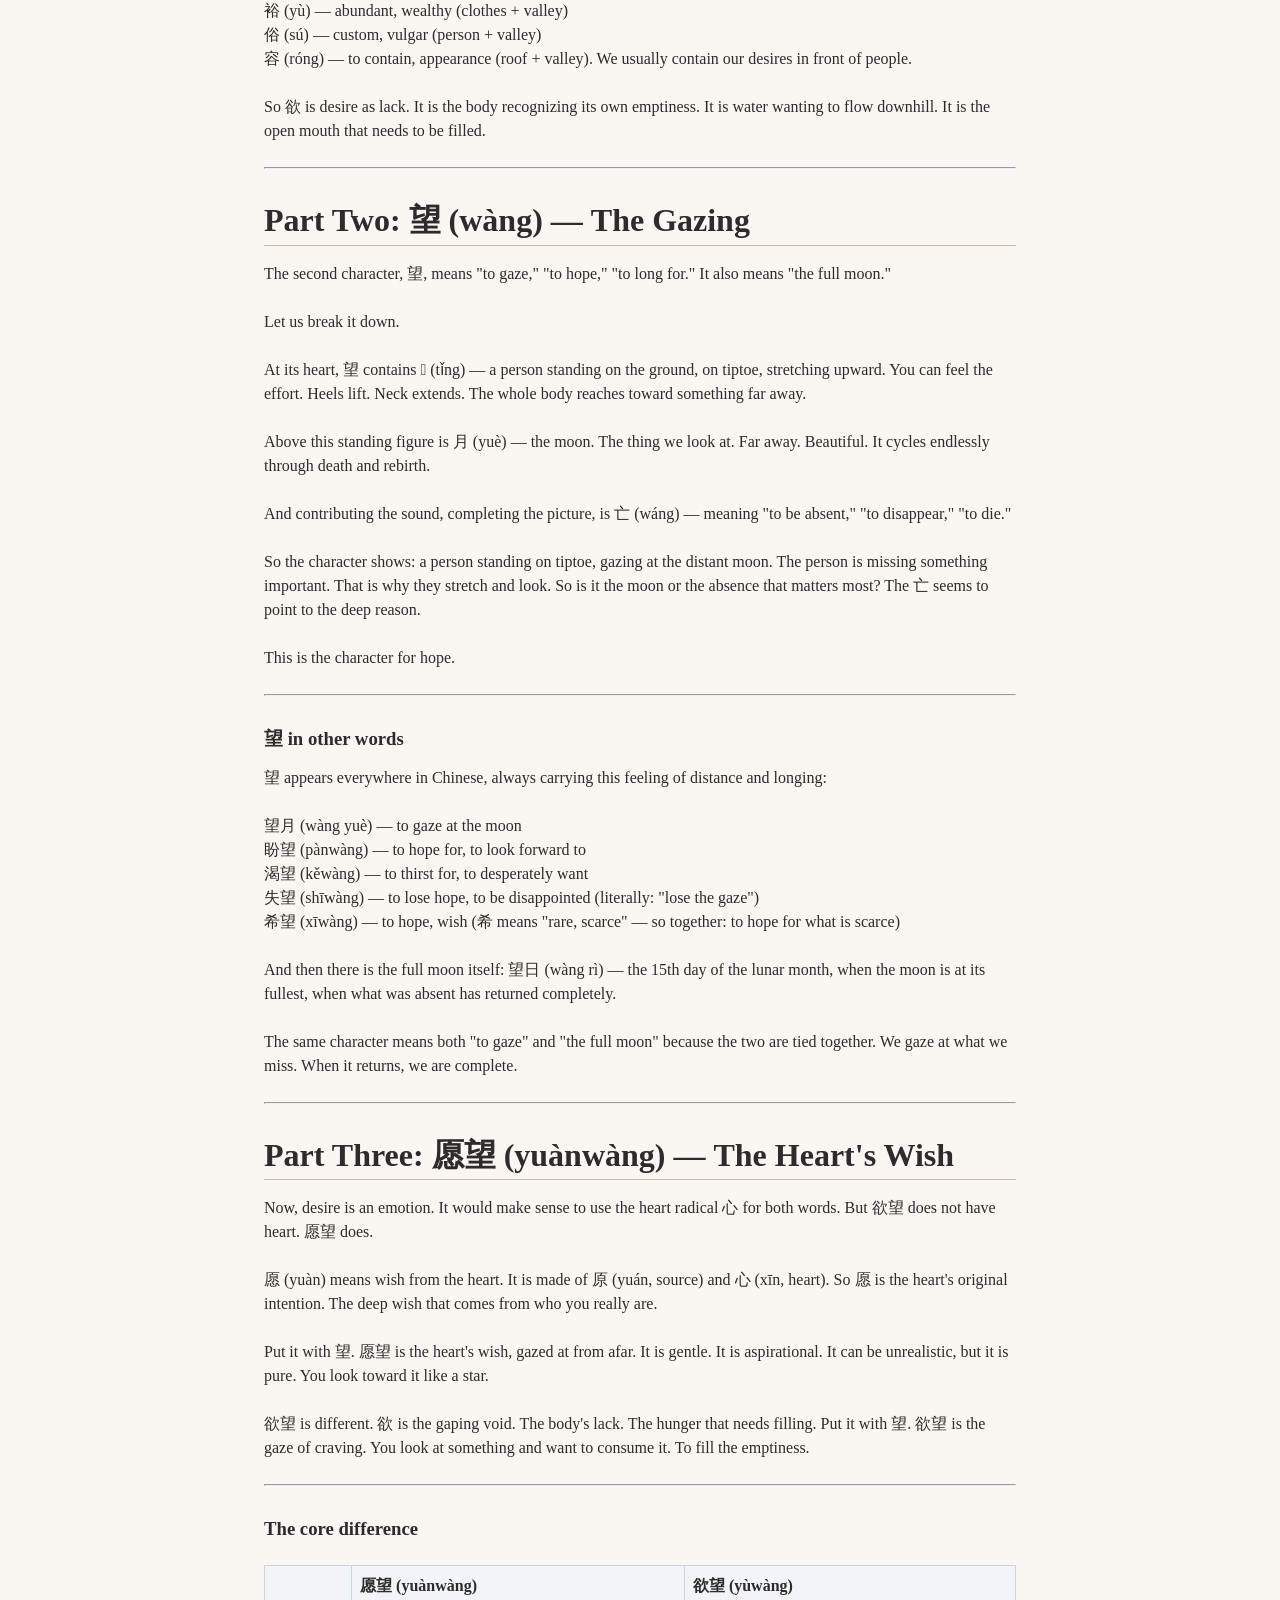
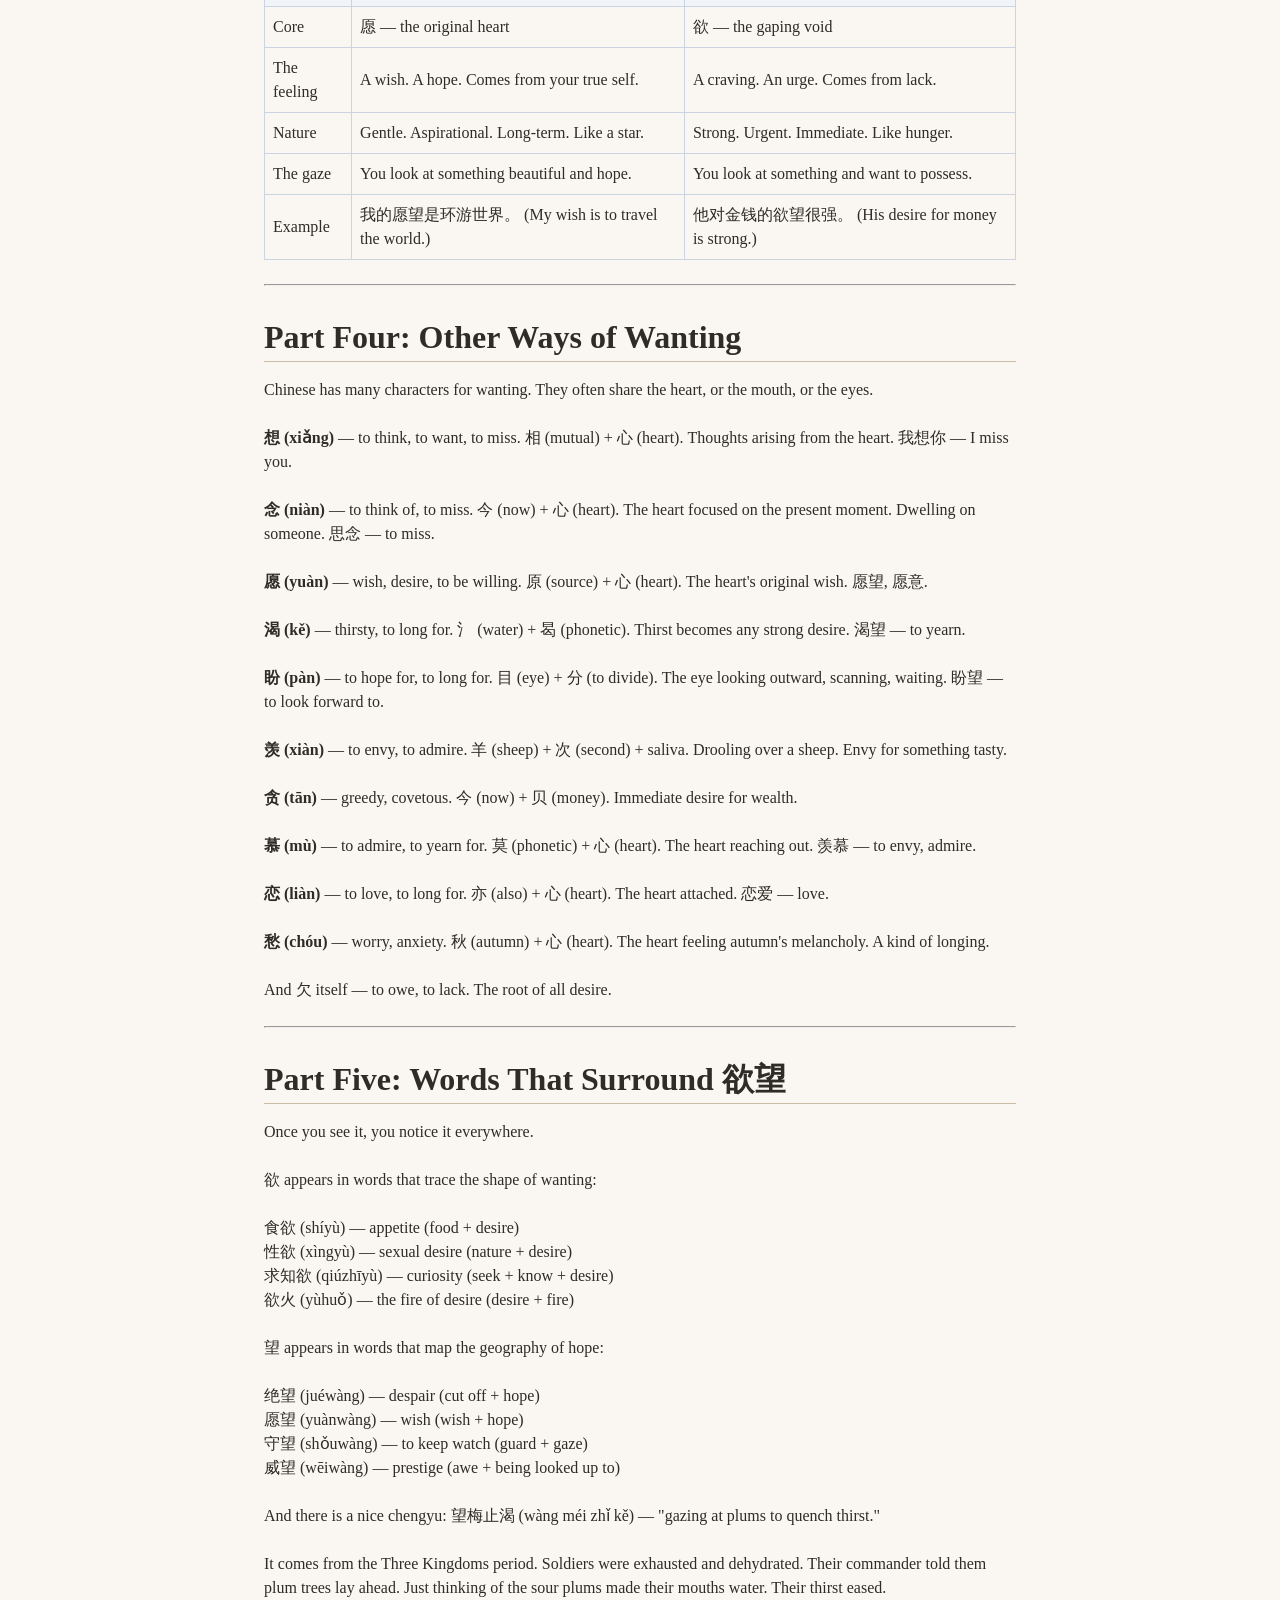
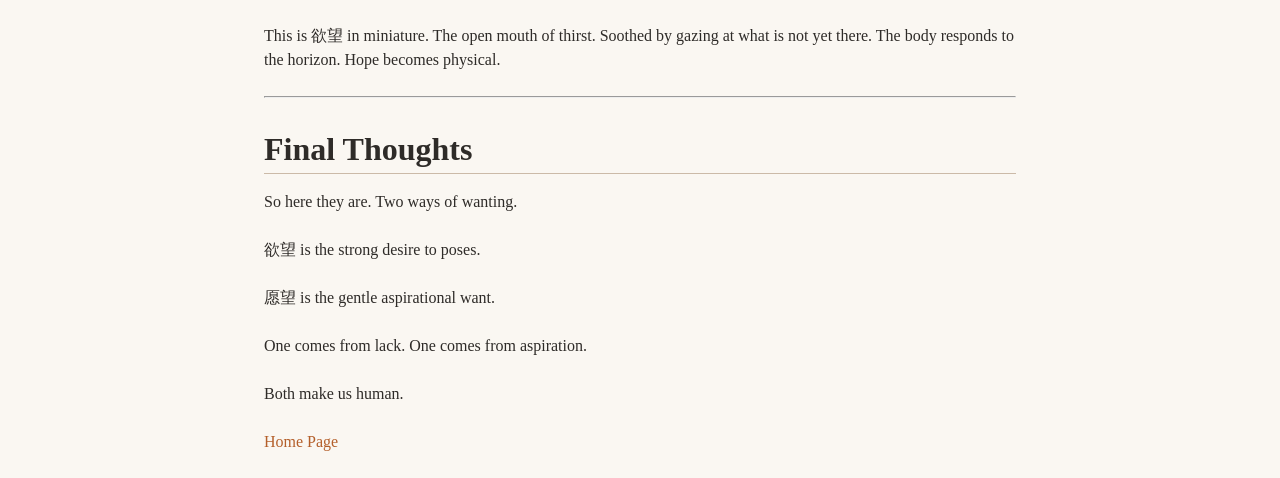
<file: docs/欲望.html>
<!DOCTYPE html>
<html lang="en">
<head>
    <meta charset="UTF-8">
    <meta name="viewport" content="width=device-width, initial-scale=1.0">
    <title>Etymology of 欲望 and 愿望</title>
    <link rel="stylesheet" href="./assets/style.css">
</head>
<body>
    <header>
        <h1>Etymology of 欲望 and 愿望</h1>
        <h2>Two Ways of Wanting in Chinese</h2>
    </header>
    <main>
        <a href=".">Home Page</a>
        <h2>欲望 (yùwàng) and 愿望 (yuànwàng)</h2>
<p>Remembering Chinese words is not easy if you can&#39;t grasp the underlying logic. The logic however is more like a poetic riddle than what we used to call logic. But these two words? Once you see what they mean, you won&#39;t unsee them.</p>
<hr>
<h2>Part One: 欲 (yù) — The Wanting</h2>
<p>The first character 欲 is made of two parts.</p>
<p>On top is 谷 (gǔ). It tells us how to say the word — &quot;yu.&quot;</p>
<p>On bottom is 欠 (qiàn). It gives us the meaning.</p>
<hr>
<h3>欠 — The Open Mouth</h3>
<p>欠 is a radical that shows a person (人) with their mouth wide open (⺈).</p>
<p>Think about it. When you&#39;re hungry, your mouth opens. When you&#39;re thirsty, your mouth opens. When you see something you desperately want, your lips part slightly, almost without thinking. The body shows the desire before the mind even names it. That&#39;s 欠 — the physical feeling of lack.</p>
<p>You see this radical everywhere in words connected to the mouth and breath:</p>
<ul>
<li>吹 (chuī) — to blow. Mouth (口) + 欠. You purse your lips and push air out.</li>
<li>飲 (yǐn) — to drink. Food/eat (食) + 欠. A person bending over, mouth open, to drink.</li>
<li>歌 (gē) — to sing. Brother (哥) + 欠. Open-mouthed, making sound.</li>
<li>歡 (huān) — joy, happiness. A bird (雚) singing with open beak + 欠. The sound of delight pouring out.</li>
<li>欣 (xīn) — joy, gladness. Axe (斤) + 欠. My imagination sees a crazy person with an ax laughing madly.</li>
<li>欺 (qī) — to deceive. Also contains 欠. A mouth open and a basket — maybe somebody eating from a basket while lying.</li>
</ul>
<p>So 欠 is a physical experience. It is very visual. You must think of an open mouth.</p>
<hr>
<h3>谷 — The Valley</h3>
<p>Now the top part: 谷 (gǔ).</p>
<p>谷 means &quot;valley.&quot; A valley is land that is lower than the land around it. A river cut through it. It is usually V-shaped. The character itself looks like a wedge.</p>
<p>Here is the important part. Water &quot;wants&quot; to go lower. So a valley already carries the idea of desire. Water flows down. It follows its nature. The top of the character means flow. The bottom mouth is where it flows.</p>
<p>So what do we have? An open mouth. And a valley. A valley is a hollow space in the earth. An open mouth is a hollow space in the body. Put them together, and 欲 becomes something beautiful: the feeling of emptiness that wants to be filled.</p>
<p>谷 also gives sound to other characters:</p>
<ul>
<li>浴 (yù) — to bathe (water + valley)</li>
<li>裕 (yù) — abundant, wealthy (clothes + valley)</li>
<li>俗 (sú) — custom, vulgar (person + valley)</li>
<li>容 (róng) — to contain, appearance (roof + valley). We usually contain our desires in front of people.</li>
</ul>
<p>So 欲 is desire as lack. It is the body recognizing its own emptiness. It is water wanting to flow downhill. It is the open mouth that needs to be filled.</p>
<hr>
<h2>Part Two: 望 (wàng) — The Gazing</h2>
<p>The second character, 望, means &quot;to gaze,&quot; &quot;to hope,&quot; &quot;to long for.&quot; It also means &quot;the full moon.&quot;</p>
<p>Let us break it down.</p>
<p>At its heart, 望 contains 𡈼 (tǐng) — a person standing on the ground, on tiptoe, stretching upward. You can feel the effort. Heels lift. Neck extends. The whole body reaches toward something far away.</p>
<p>Above this standing figure is 月 (yuè) — the moon. The thing we look at. Far away. Beautiful. It cycles endlessly through death and rebirth.</p>
<p>And contributing the sound, completing the picture, is 亡 (wáng) — meaning &quot;to be absent,&quot; &quot;to disappear,&quot; &quot;to die.&quot;</p>
<p>So the character shows: a person standing on tiptoe, gazing at the distant moon. The person is missing something important. That is why they stretch and look. So is it the moon or the absence that matters most? The 亡 seems to point to the deep reason.</p>
<p>This is the character for hope.</p>
<hr>
<h3>望 in other words</h3>
<p>望 appears everywhere in Chinese, always carrying this feeling of distance and longing:</p>
<ul>
<li>望月 (wàng yuè) — to gaze at the moon</li>
<li>盼望 (pànwàng) — to hope for, to look forward to</li>
<li>渴望 (kěwàng) — to thirst for, to desperately want</li>
<li>失望 (shīwàng) — to lose hope, to be disappointed (literally: &quot;lose the gaze&quot;)</li>
<li>希望 (xīwàng) — to hope, wish (希 means &quot;rare, scarce&quot; — so together: to hope for what is scarce)</li>
</ul>
<p>And then there is the full moon itself: 望日 (wàng rì) — the 15th day of the lunar month, when the moon is at its fullest, when what was absent has returned completely.</p>
<p>The same character means both &quot;to gaze&quot; and &quot;the full moon&quot; because the two are tied together. We gaze at what we miss. When it returns, we are complete.</p>
<hr>
<h2>Part Three: 愿望 (yuànwàng) — The Heart&#39;s Wish</h2>
<p>Now, desire is an emotion. It would make sense to use the heart radical 心 for both words. But 欲望 does not have heart. 愿望 does.</p>
<p>愿 (yuàn) means wish from the heart. It is made of 原 (yuán, source) and 心 (xīn, heart). So 愿 is the heart&#39;s original intention. The deep wish that comes from who you really are.</p>
<p>Put it with 望. 愿望 is the heart&#39;s wish, gazed at from afar. It is gentle. It is aspirational. It can be unrealistic, but it is pure. You look toward it like a star.</p>
<p>欲望 is different. 欲 is the gaping void. The body&#39;s lack. The hunger that needs filling. Put it with 望. 欲望 is the gaze of craving. You look at something and want to consume it. To fill the emptiness.</p>
<hr>
<h3>The core difference</h3>
<table>
<thead>
<tr>
<th></th>
<th>愿望 (yuànwàng)</th>
<th>欲望 (yùwàng)</th>
</tr>
</thead>
<tbody><tr>
<td>Core</td>
<td>愿 — the original heart</td>
<td>欲 — the gaping void</td>
</tr>
<tr>
<td>The feeling</td>
<td>A wish. A hope. Comes from your true self.</td>
<td>A craving. An urge. Comes from lack.</td>
</tr>
<tr>
<td>Nature</td>
<td>Gentle. Aspirational. Long-term. Like a star.</td>
<td>Strong. Urgent. Immediate. Like hunger.</td>
</tr>
<tr>
<td>The gaze</td>
<td>You look at something beautiful and hope.</td>
<td>You look at something and want to possess.</td>
</tr>
<tr>
<td>Example</td>
<td>我的愿望是环游世界。 (My wish is to travel the world.)</td>
<td>他对金钱的欲望很强。 (His desire for money is strong.)</td>
</tr>
</tbody></table>
<hr>
<h2>Part Four: Other Ways of Wanting</h2>
<p>Chinese has many characters for wanting. They often share the heart, or the mouth, or the eyes.</p>
<ol>
<li><p><strong>想 (xiǎng)</strong> — to think, to want, to miss. 相 (mutual) + 心 (heart). Thoughts arising from the heart. 我想你 — I miss you.</p>
</li>
<li><p><strong>念 (niàn)</strong> — to think of, to miss. 今 (now) + 心 (heart). The heart focused on the present moment. Dwelling on someone. 思念 — to miss.</p>
</li>
<li><p><strong>愿 (yuàn)</strong> — wish, desire, to be willing. 原 (source) + 心 (heart). The heart&#39;s original wish. 愿望, 愿意.</p>
</li>
<li><p><strong>渴 (kě)</strong> — thirsty, to long for. 氵 (water) + 曷 (phonetic). Thirst becomes any strong desire. 渴望 — to yearn.</p>
</li>
<li><p><strong>盼 (pàn)</strong> — to hope for, to long for. 目 (eye) + 分 (to divide). The eye looking outward, scanning, waiting. 盼望 — to look forward to.</p>
</li>
<li><p><strong>羡 (xiàn)</strong> — to envy, to admire. 羊 (sheep) + 次 (second) + saliva. Drooling over a sheep. Envy for something tasty.</p>
</li>
<li><p><strong>贪 (tān)</strong> — greedy, covetous. 今 (now) + 贝 (money). Immediate desire for wealth.</p>
</li>
<li><p><strong>慕 (mù)</strong> — to admire, to yearn for. 莫 (phonetic) + 心 (heart). The heart reaching out. 羡慕 — to envy, admire.</p>
</li>
<li><p><strong>恋 (liàn)</strong> — to love, to long for. 亦 (also) + 心 (heart). The heart attached. 恋爱 — love.</p>
</li>
<li><p><strong>愁 (chóu)</strong> — worry, anxiety. 秋 (autumn) + 心 (heart). The heart feeling autumn&#39;s melancholy. A kind of longing.</p>
</li>
</ol>
<p>And 欠 itself — to owe, to lack. The root of all desire.</p>
<hr>
<h2>Part Five: Words That Surround 欲望</h2>
<p>Once you see it, you notice it everywhere.</p>
<p>欲 appears in words that trace the shape of wanting:</p>
<ul>
<li>食欲 (shíyù) — appetite (food + desire)</li>
<li>性欲 (xìngyù) — sexual desire (nature + desire)</li>
<li>求知欲 (qiúzhīyù) — curiosity (seek + know + desire)</li>
<li>欲火 (yùhuǒ) — the fire of desire (desire + fire)</li>
</ul>
<p>望 appears in words that map the geography of hope:</p>
<ul>
<li>绝望 (juéwàng) — despair (cut off + hope)</li>
<li>愿望 (yuànwàng) — wish (wish + hope)</li>
<li>守望 (shǒuwàng) — to keep watch (guard + gaze)</li>
<li>威望 (wēiwàng) — prestige (awe + being looked up to)</li>
</ul>
<p>And there is a nice chengyu: 望梅止渴 (wàng méi zhǐ kě) — &quot;gazing at plums to quench thirst.&quot;</p>
<p>It comes from the Three Kingdoms period. Soldiers were exhausted and dehydrated. Their commander told them plum trees lay ahead. Just thinking of the sour plums made their mouths water. Their thirst eased.</p>
<p>This is 欲望 in miniature. The open mouth of thirst. Soothed by gazing at what is not yet there. The body responds to the horizon. Hope becomes physical.</p>
<hr>
<h2>Final Thoughts</h2>
<p>So here they are. Two ways of wanting.</p>
<p>欲望 is the strong desire to poses.</p>
<p>愿望 is the gentle aspirational want.</p>
<p>One comes from lack. One comes from aspiration.</p>
<p>Both make us human.</p>
   <!-- unescaped HTML from Markdown -->
        <a href=".">Home Page</a>
    </main>
</body>
</html>
</file>
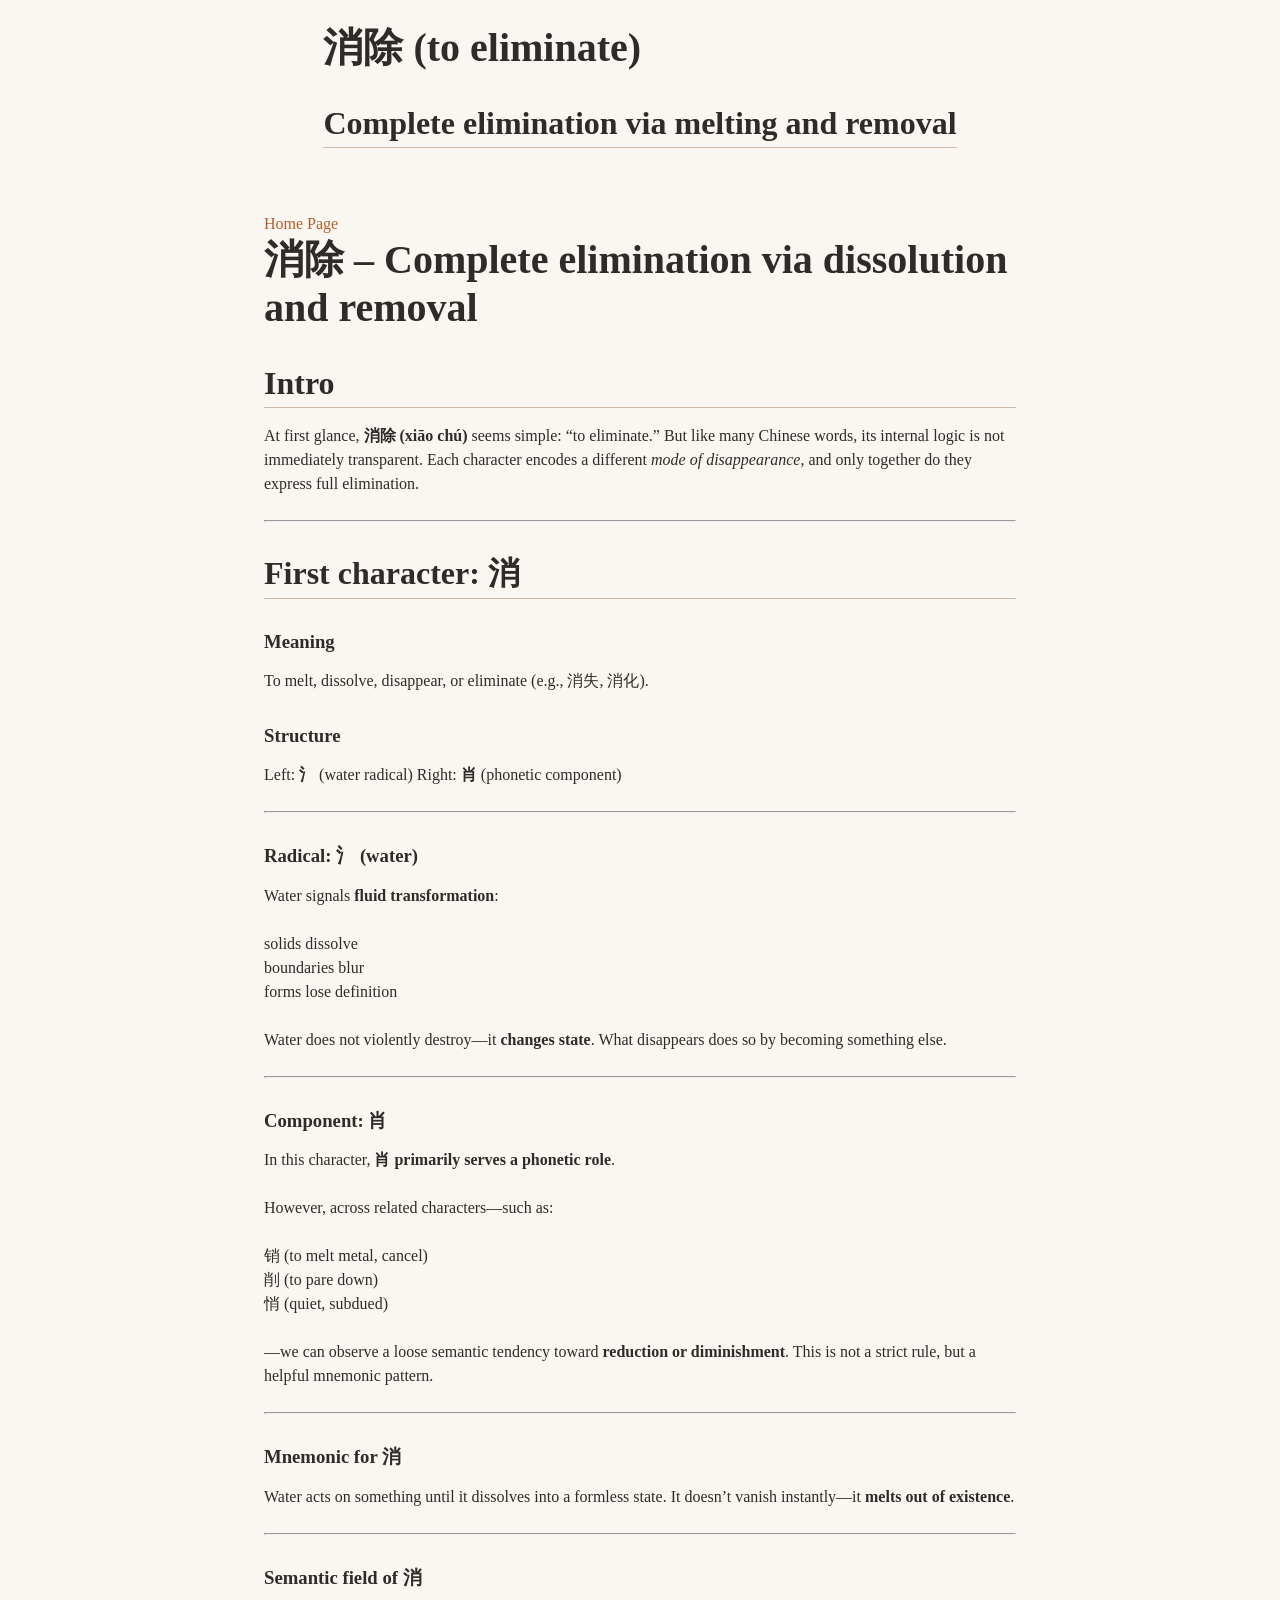
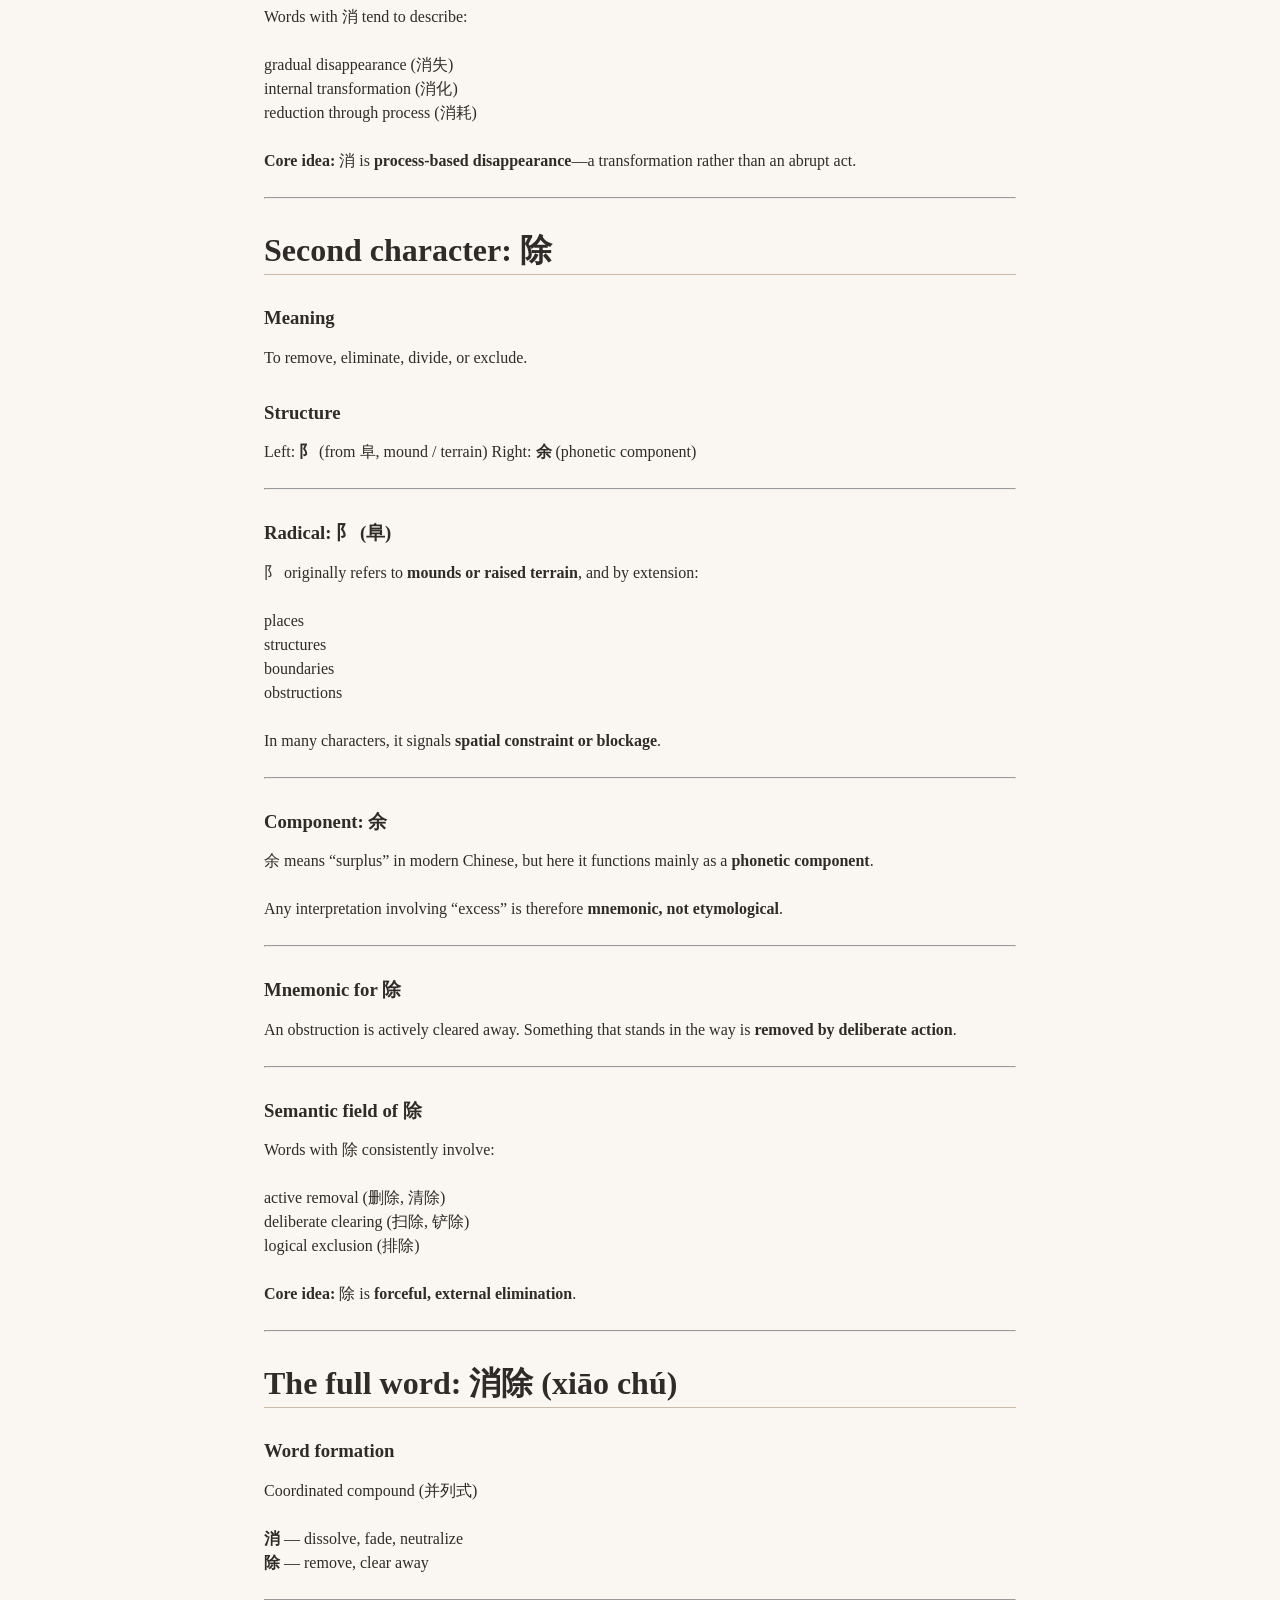
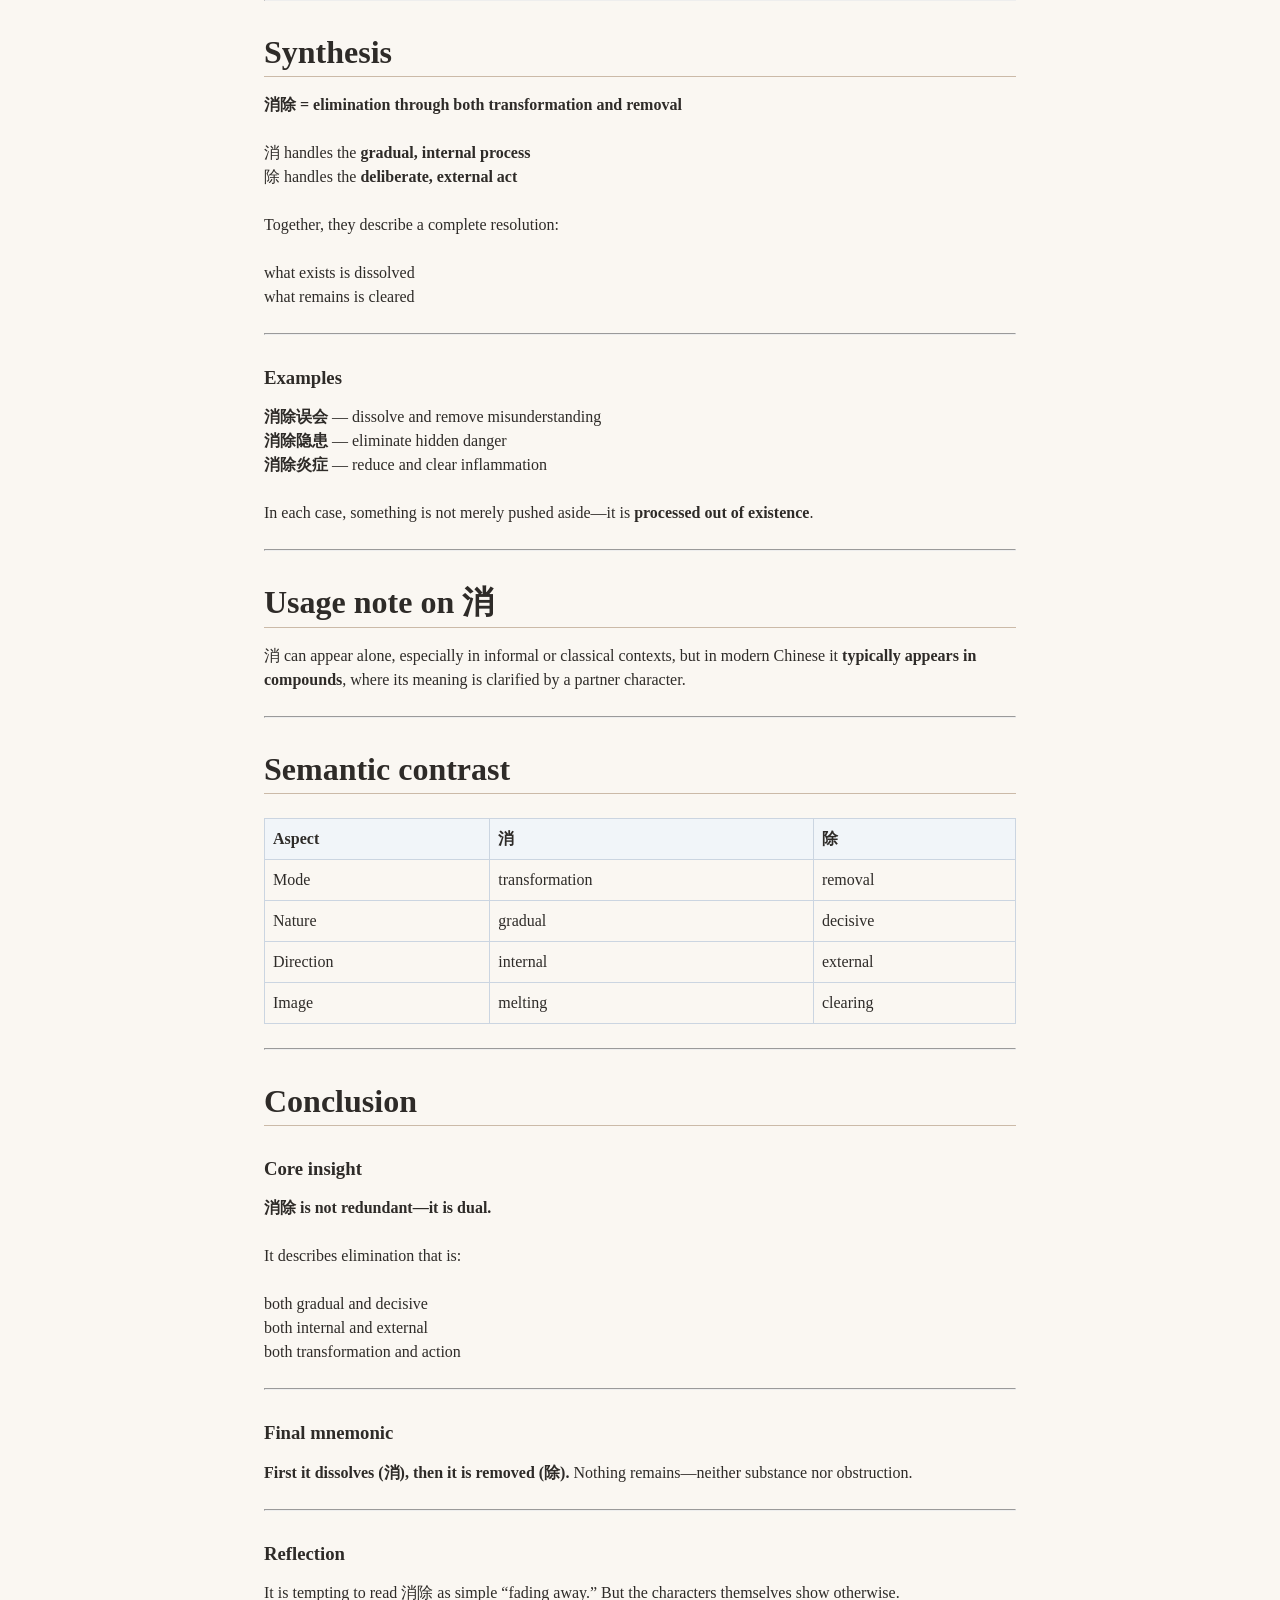
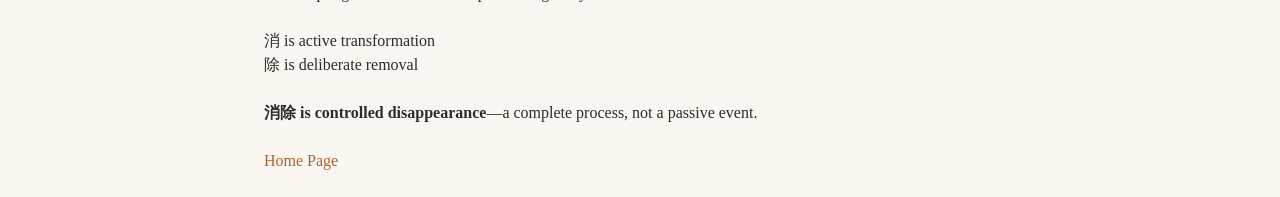
<file: docs/消除.html>
<!DOCTYPE html>
<html lang="en">
<head>
    <meta charset="UTF-8">
    <meta name="viewport" content="width=device-width, initial-scale=1.0">
    <title>消除 (to eliminate)</title>
    <link rel="stylesheet" href="./assets/style.css">
</head>
<body>
    <header>
        <h1>消除 (to eliminate)</h1>
        <h2>Complete elimination via melting and removal</h2>
    </header>
    <main>
        <a href=".">Home Page</a>
        <h1>消除 – Complete elimination via dissolution and removal</h1>
<h2>Intro</h2>
<p>At first glance, <strong>消除 (xiāo chú)</strong> seems simple: “to eliminate.”
But like many Chinese words, its internal logic is not immediately transparent. Each character encodes a different <em>mode of disappearance</em>, and only together do they express full elimination.</p>
<hr>
<h2>First character: 消</h2>
<h3>Meaning</h3>
<p>To melt, dissolve, disappear, or eliminate (e.g., 消失, 消化).</p>
<h3>Structure</h3>
<p>Left: <strong>氵</strong> (water radical)
Right: <strong>肖</strong> (phonetic component)</p>
<hr>
<h3>Radical: 氵 (water)</h3>
<p>Water signals <strong>fluid transformation</strong>:</p>
<ul>
<li>solids dissolve</li>
<li>boundaries blur</li>
<li>forms lose definition</li>
</ul>
<p>Water does not violently destroy—it <strong>changes state</strong>. What disappears does so by becoming something else.</p>
<hr>
<h3>Component: 肖</h3>
<p>In this character, <strong>肖 primarily serves a phonetic role</strong>.</p>
<p>However, across related characters—such as:</p>
<ul>
<li>销 (to melt metal, cancel)</li>
<li>削 (to pare down)</li>
<li>悄 (quiet, subdued)</li>
</ul>
<p>—we can observe a loose semantic tendency toward <strong>reduction or diminishment</strong>. This is not a strict rule, but a helpful mnemonic pattern.</p>
<hr>
<h3>Mnemonic for 消</h3>
<p>Water acts on something until it dissolves into a formless state.
It doesn’t vanish instantly—it <strong>melts out of existence</strong>.</p>
<hr>
<h3>Semantic field of 消</h3>
<p>Words with 消 tend to describe:</p>
<ul>
<li>gradual disappearance (消失)</li>
<li>internal transformation (消化)</li>
<li>reduction through process (消耗)</li>
</ul>
<p><strong>Core idea:</strong>
消 is <strong>process-based disappearance</strong>—a transformation rather than an abrupt act.</p>
<hr>
<h2>Second character: 除</h2>
<h3>Meaning</h3>
<p>To remove, eliminate, divide, or exclude.</p>
<h3>Structure</h3>
<p>Left: <strong>阝</strong> (from 阜, mound / terrain)
Right: <strong>余</strong> (phonetic component)</p>
<hr>
<h3>Radical: 阝 (阜)</h3>
<p>阝 originally refers to <strong>mounds or raised terrain</strong>, and by extension:</p>
<ul>
<li>places</li>
<li>structures</li>
<li>boundaries</li>
<li>obstructions</li>
</ul>
<p>In many characters, it signals <strong>spatial constraint or blockage</strong>.</p>
<hr>
<h3>Component: 余</h3>
<p>余 means “surplus” in modern Chinese, but here it functions mainly as a <strong>phonetic component</strong>.</p>
<p>Any interpretation involving “excess” is therefore <strong>mnemonic, not etymological</strong>.</p>
<hr>
<h3>Mnemonic for 除</h3>
<p>An obstruction is actively cleared away.
Something that stands in the way is <strong>removed by deliberate action</strong>.</p>
<hr>
<h3>Semantic field of 除</h3>
<p>Words with 除 consistently involve:</p>
<ul>
<li>active removal (删除, 清除)</li>
<li>deliberate clearing (扫除, 铲除)</li>
<li>logical exclusion (排除)</li>
</ul>
<p><strong>Core idea:</strong>
除 is <strong>forceful, external elimination</strong>.</p>
<hr>
<h2>The full word: 消除 (xiāo chú)</h2>
<h3>Word formation</h3>
<p>Coordinated compound (并列式)</p>
<ul>
<li><strong>消</strong> — dissolve, fade, neutralize</li>
<li><strong>除</strong> — remove, clear away</li>
</ul>
<hr>
<h2>Synthesis</h2>
<p><strong>消除 = elimination through both transformation and removal</strong></p>
<ul>
<li>消 handles the <strong>gradual, internal process</strong></li>
<li>除 handles the <strong>deliberate, external act</strong></li>
</ul>
<p>Together, they describe a complete resolution:</p>
<ul>
<li>what exists is dissolved</li>
<li>what remains is cleared</li>
</ul>
<hr>
<h3>Examples</h3>
<ul>
<li><strong>消除误会</strong> — dissolve and remove misunderstanding</li>
<li><strong>消除隐患</strong> — eliminate hidden danger</li>
<li><strong>消除炎症</strong> — reduce and clear inflammation</li>
</ul>
<p>In each case, something is not merely pushed aside—it is <strong>processed out of existence</strong>.</p>
<hr>
<h2>Usage note on 消</h2>
<p>消 can appear alone, especially in informal or classical contexts, but in modern Chinese it <strong>typically appears in compounds</strong>, where its meaning is clarified by a partner character.</p>
<hr>
<h2>Semantic contrast</h2>
<table>
<thead>
<tr>
<th>Aspect</th>
<th>消</th>
<th>除</th>
</tr>
</thead>
<tbody><tr>
<td>Mode</td>
<td>transformation</td>
<td>removal</td>
</tr>
<tr>
<td>Nature</td>
<td>gradual</td>
<td>decisive</td>
</tr>
<tr>
<td>Direction</td>
<td>internal</td>
<td>external</td>
</tr>
<tr>
<td>Image</td>
<td>melting</td>
<td>clearing</td>
</tr>
</tbody></table>
<hr>
<h2>Conclusion</h2>
<h3>Core insight</h3>
<p><strong>消除 is not redundant—it is dual.</strong></p>
<p>It describes elimination that is:</p>
<ul>
<li>both gradual and decisive</li>
<li>both internal and external</li>
<li>both transformation and action</li>
</ul>
<hr>
<h3>Final mnemonic</h3>
<p><strong>First it dissolves (消), then it is removed (除).</strong>
Nothing remains—neither substance nor obstruction.</p>
<hr>
<h3>Reflection</h3>
<p>It is tempting to read 消除 as simple “fading away.”
But the characters themselves show otherwise.</p>
<ul>
<li>消 is active transformation</li>
<li>除 is deliberate removal</li>
</ul>
<p><strong>消除 is controlled disappearance</strong>—a complete process, not a passive event.</p>
   <!-- unescaped HTML from Markdown -->
        <a href=".">Home Page</a>
    </main>
</body>
</html>
</file>
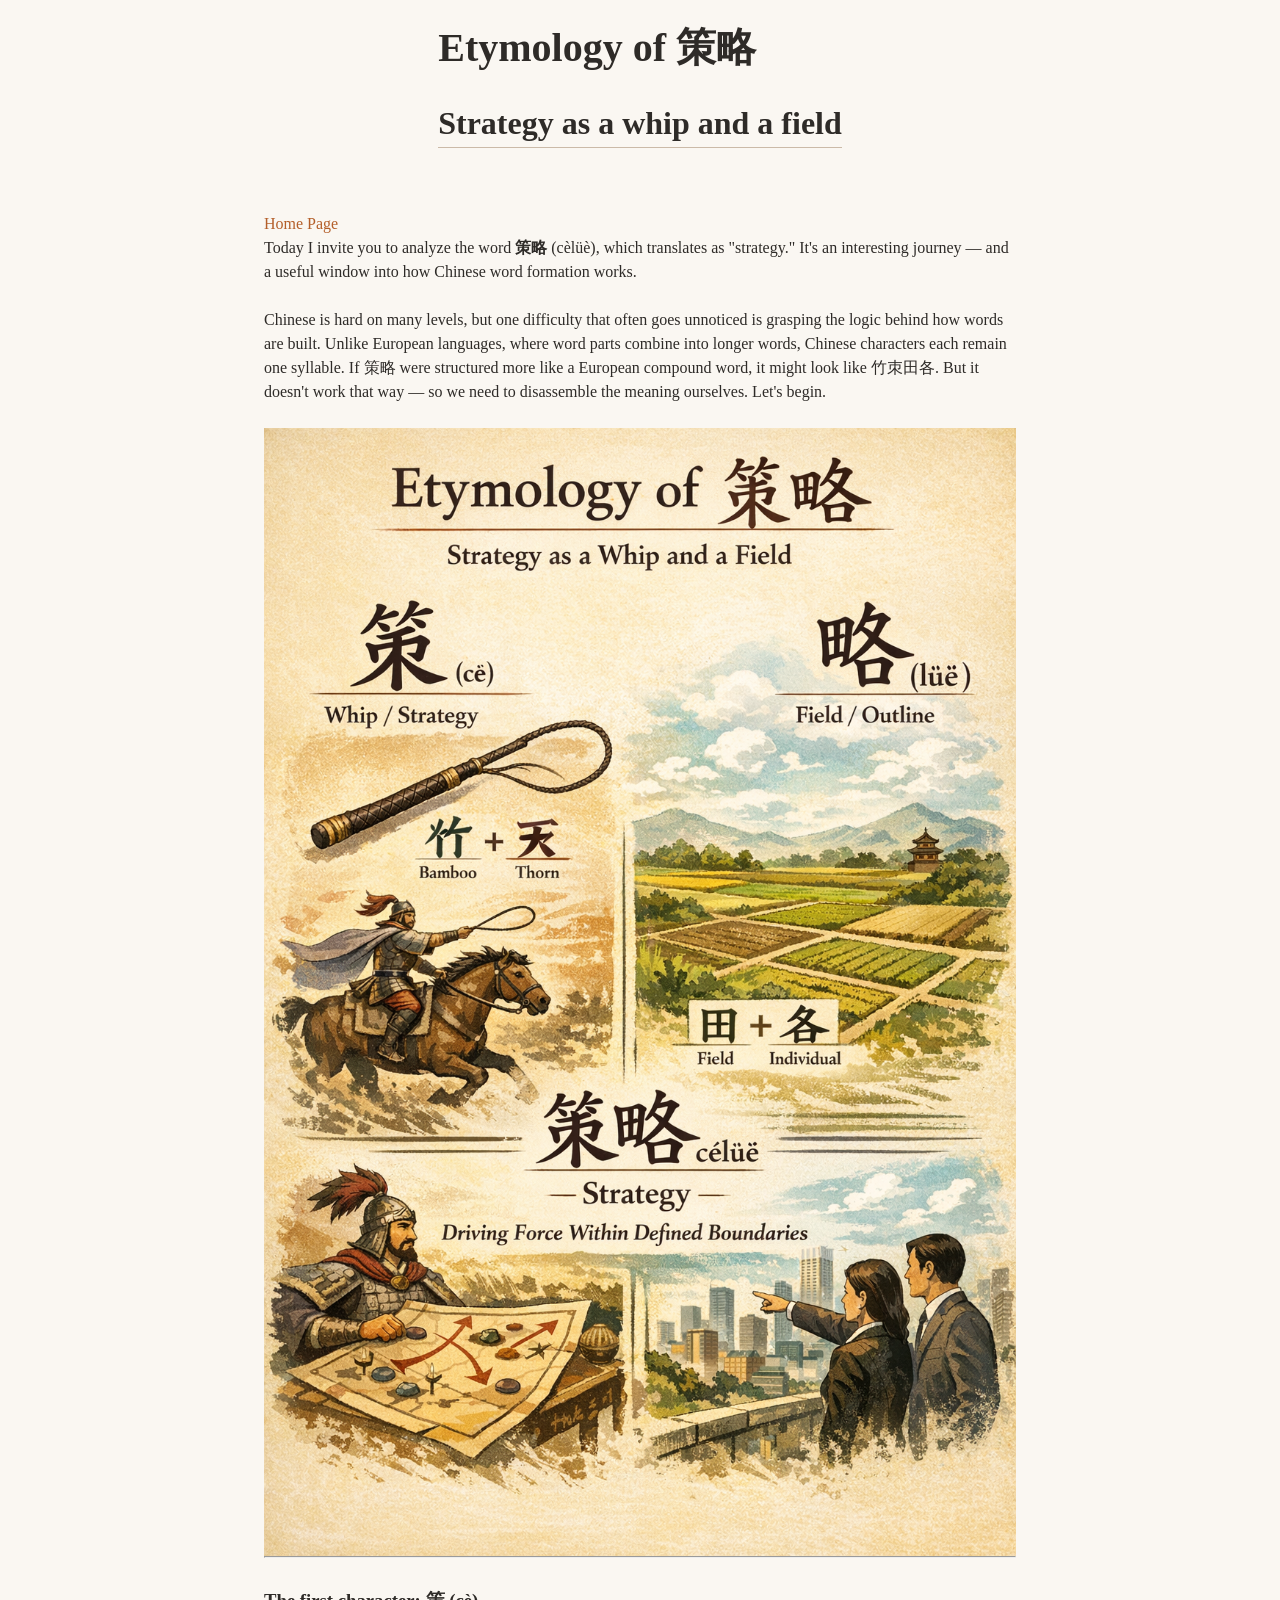
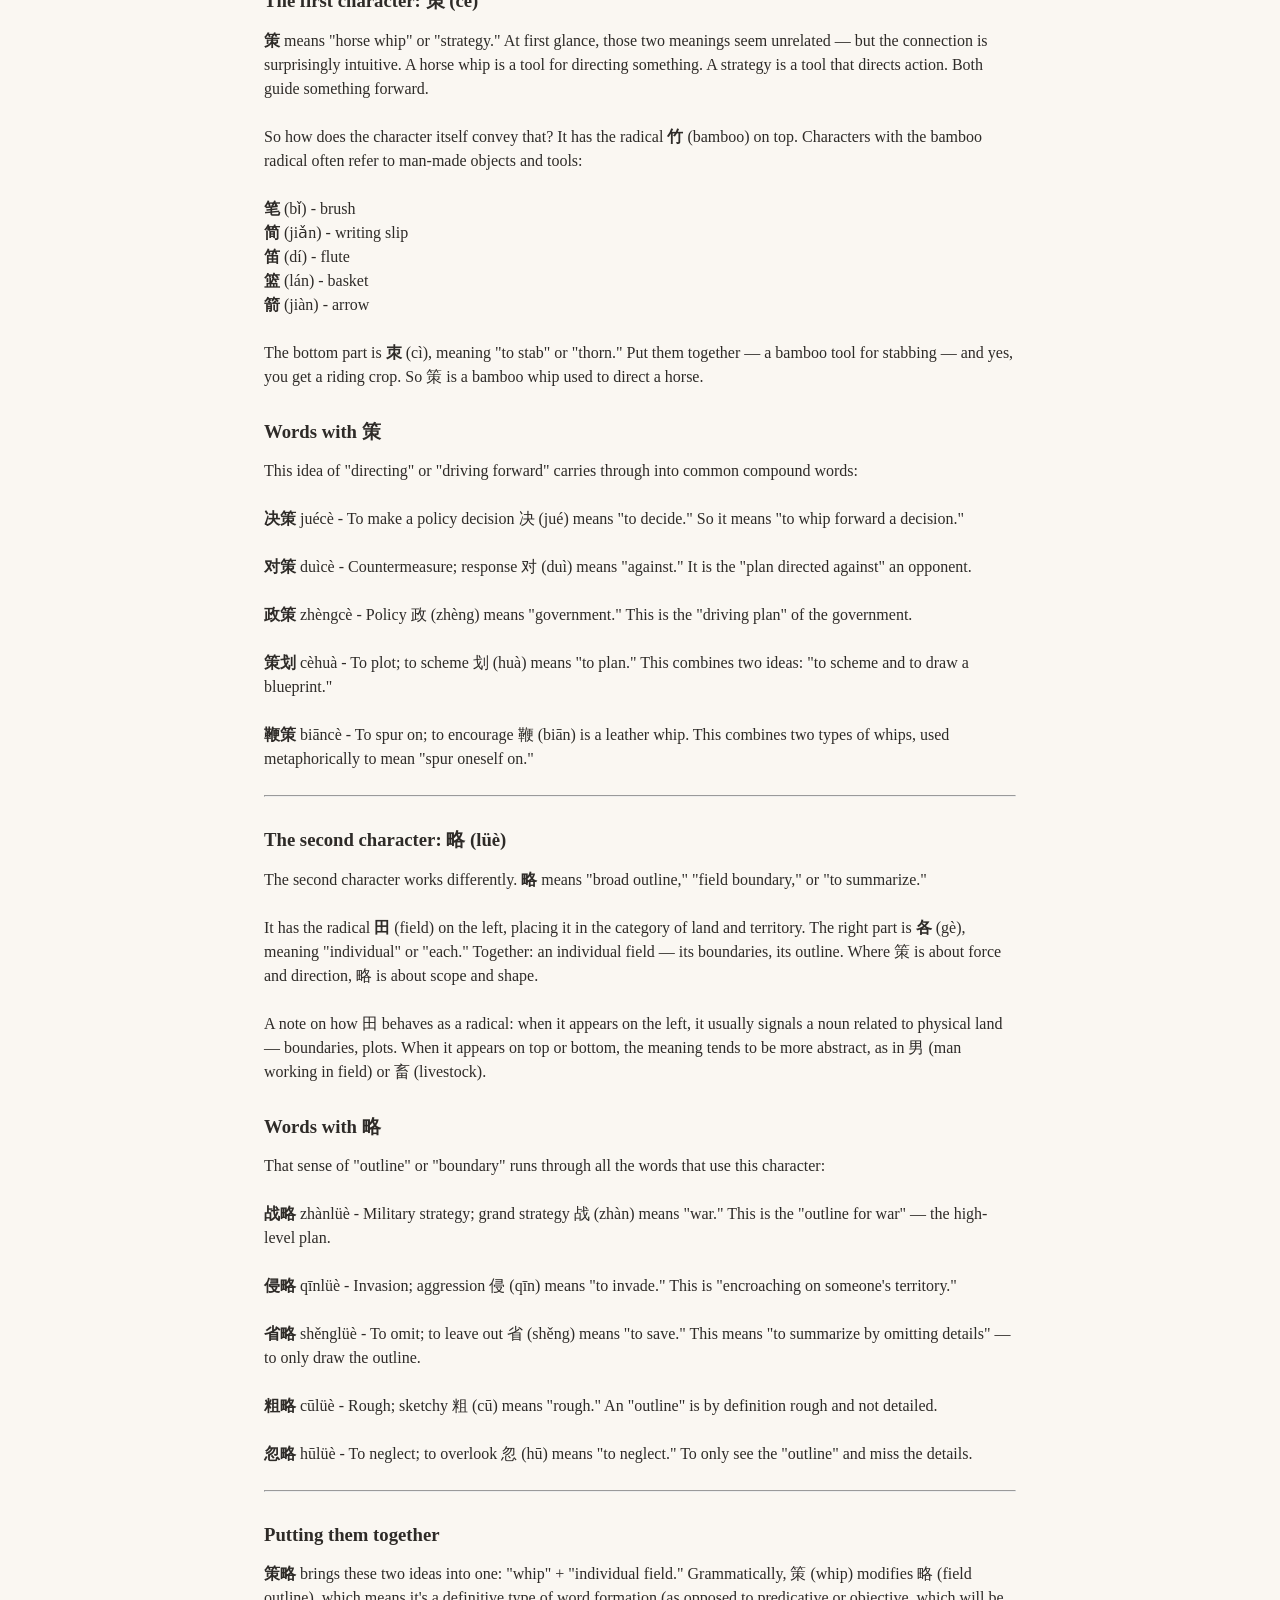
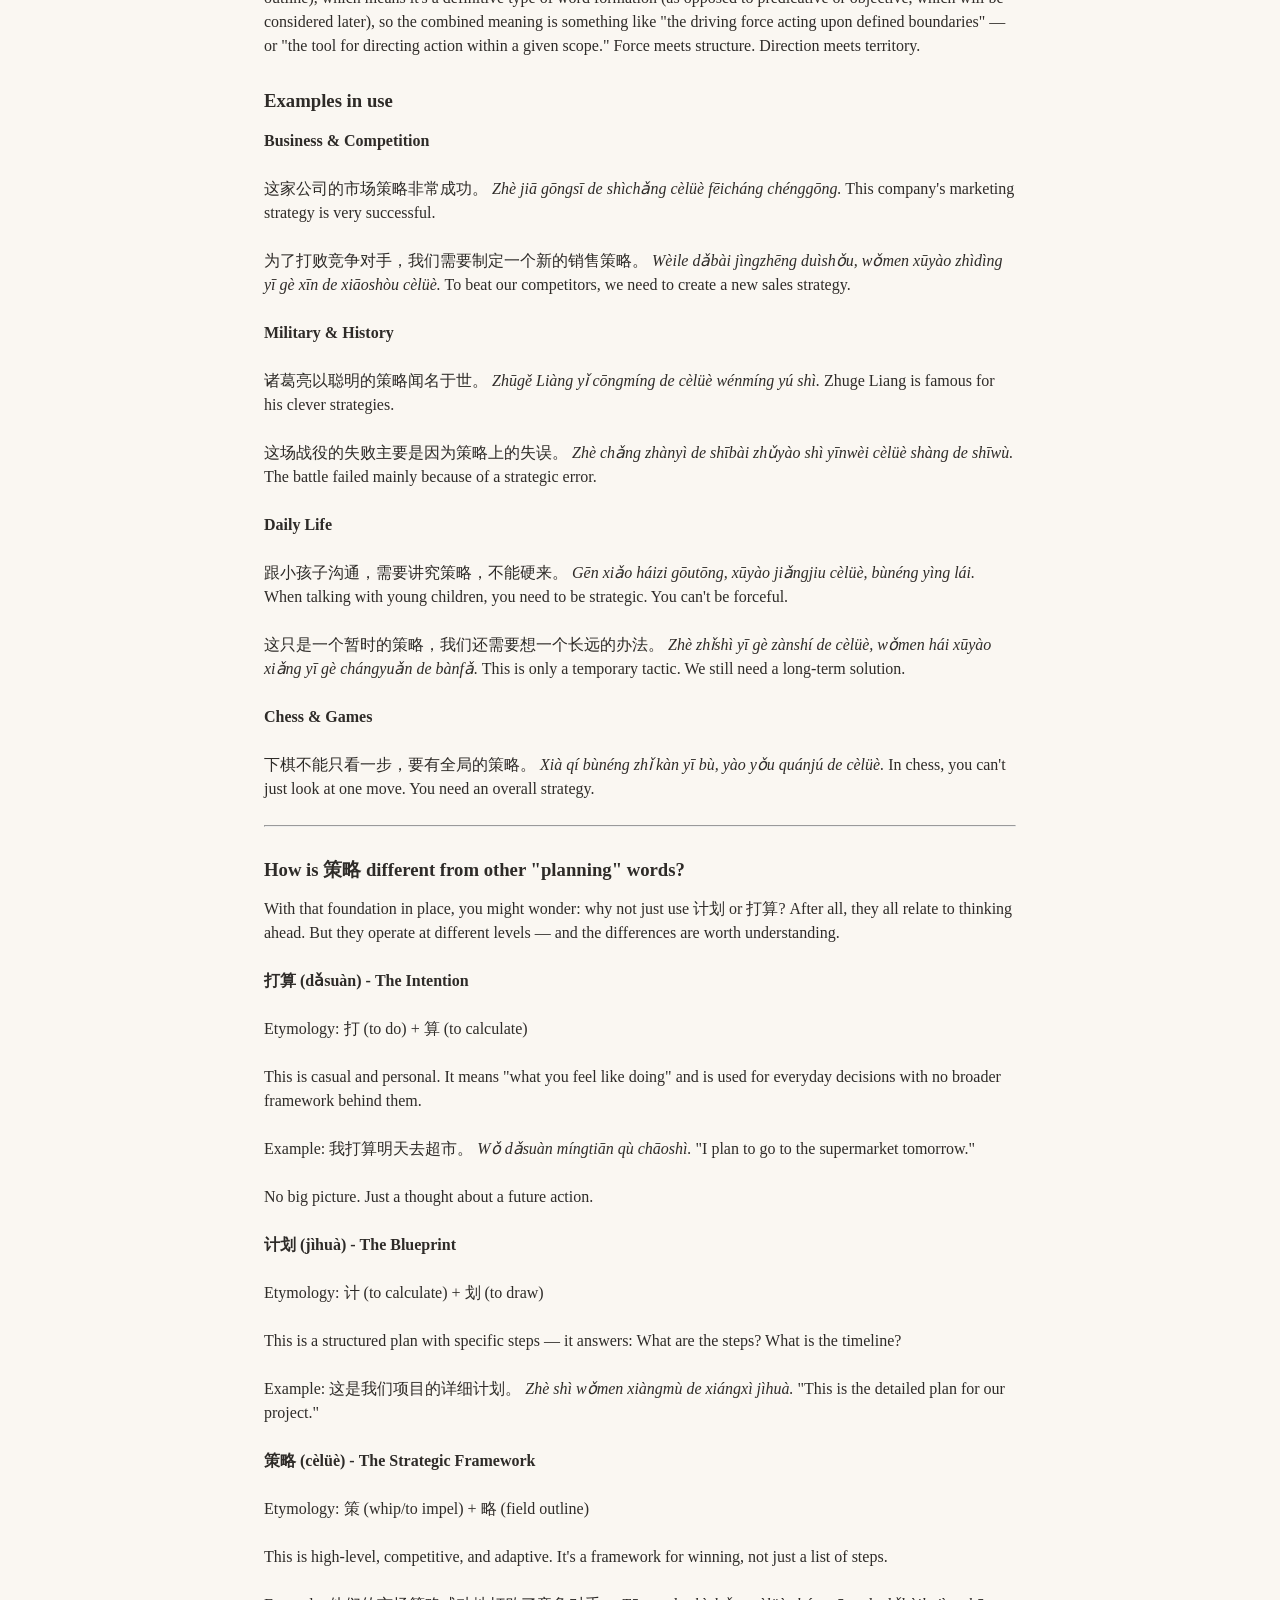
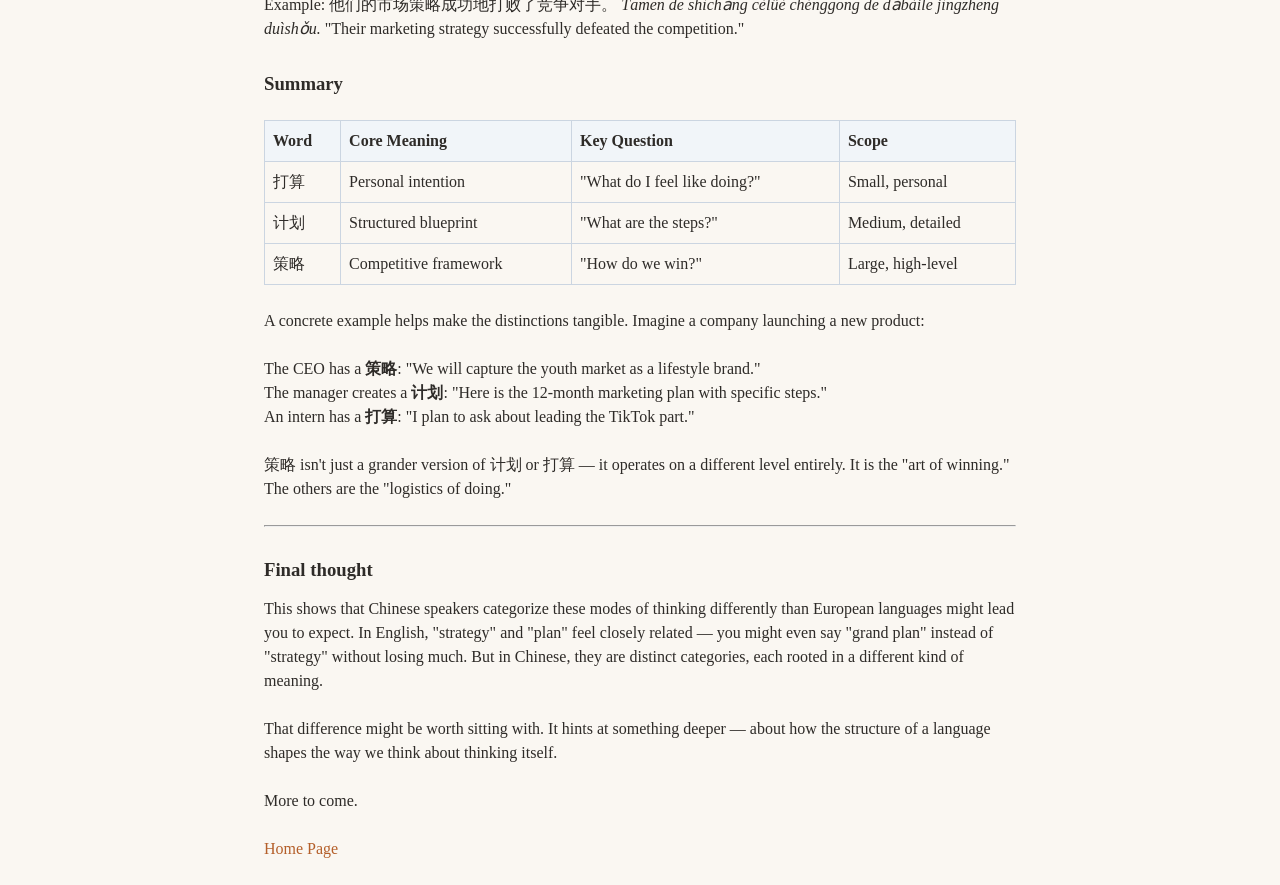
<file: docs/策略.html>
<!DOCTYPE html>
<html lang="en">
<head>
    <meta charset="UTF-8">
    <meta name="viewport" content="width=device-width, initial-scale=1.0">
    <title>Etymology of 策略</title>
    <link rel="stylesheet" href="./assets/style.css">
</head>
<body>
    <header>
        <h1>Etymology of 策略</h1>
        <h2>Strategy as a whip and a field</h2>
    </header>
    <main>
        <a href=".">Home Page</a>
        <p>Today I invite you to analyze the word <strong>策略</strong> (cèlüè), which translates as &quot;strategy.&quot; It&#39;s an interesting journey — and a useful window into how Chinese word formation works.</p>
<p>Chinese is hard on many levels, but one difficulty that often goes unnoticed is grasping the logic behind how words are built. Unlike European languages, where word parts combine into longer words, Chinese characters each remain one syllable. If 策略 were structured more like a European compound word, it might look like 竹朿田各. But it doesn&#39;t work that way — so we need to disassemble the meaning ourselves. Let&#39;s begin.</p>
<img src="./assets/策略.png" width="100%" />

<hr>
<h3>The first character: 策 (cè)</h3>
<p><strong>策</strong> means &quot;horse whip&quot; or &quot;strategy.&quot; At first glance, those two meanings seem unrelated — but the connection is surprisingly intuitive. A horse whip is a tool for directing something. A strategy is a tool that directs action. Both guide something forward.</p>
<p>So how does the character itself convey that? It has the radical <strong>竹</strong> (bamboo) on top. Characters with the bamboo radical often refer to man-made objects and tools:</p>
<ul>
<li><strong>笔</strong> (bǐ) - brush</li>
<li><strong>简</strong> (jiǎn) - writing slip</li>
<li><strong>笛</strong> (dí) - flute</li>
<li><strong>篮</strong> (lán) - basket</li>
<li><strong>箭</strong> (jiàn) - arrow</li>
</ul>
<p>The bottom part is <strong>朿</strong> (cì), meaning &quot;to stab&quot; or &quot;thorn.&quot; Put them together — a bamboo tool for stabbing — and yes, you get a riding crop. So 策 is a bamboo whip used to direct a horse.</p>
<h3>Words with 策</h3>
<p>This idea of &quot;directing&quot; or &quot;driving forward&quot; carries through into common compound words:</p>
<p><strong>决策</strong> juécè - To make a policy decision
决 (jué) means &quot;to decide.&quot; So it means &quot;to whip forward a decision.&quot;</p>
<p><strong>对策</strong> duìcè - Countermeasure; response
对 (duì) means &quot;against.&quot; It is the &quot;plan directed against&quot; an opponent.</p>
<p><strong>政策</strong> zhèngcè - Policy
政 (zhèng) means &quot;government.&quot; This is the &quot;driving plan&quot; of the government.</p>
<p><strong>策划</strong> cèhuà - To plot; to scheme
划 (huà) means &quot;to plan.&quot; This combines two ideas: &quot;to scheme and to draw a blueprint.&quot;</p>
<p><strong>鞭策</strong> biāncè - To spur on; to encourage
鞭 (biān) is a leather whip. This combines two types of whips, used metaphorically to mean &quot;spur oneself on.&quot;</p>
<hr>
<h3>The second character: 略 (lüè)</h3>
<p>The second character works differently. <strong>略</strong> means &quot;broad outline,&quot; &quot;field boundary,&quot; or &quot;to summarize.&quot;</p>
<p>It has the radical <strong>田</strong> (field) on the left, placing it in the category of land and territory. The right part is <strong>各</strong> (gè), meaning &quot;individual&quot; or &quot;each.&quot; Together: an individual field — its boundaries, its outline. Where 策 is about force and direction, 略 is about scope and shape.</p>
<p>A note on how 田 behaves as a radical: when it appears on the left, it usually signals a noun related to physical land — boundaries, plots. When it appears on top or bottom, the meaning tends to be more abstract, as in 男 (man working in field) or 畜 (livestock).</p>
<h3>Words with 略</h3>
<p>That sense of &quot;outline&quot; or &quot;boundary&quot; runs through all the words that use this character:</p>
<p><strong>战略</strong> zhànlüè - Military strategy; grand strategy
战 (zhàn) means &quot;war.&quot; This is the &quot;outline for war&quot; — the high-level plan.</p>
<p><strong>侵略</strong> qīnlüè - Invasion; aggression
侵 (qīn) means &quot;to invade.&quot; This is &quot;encroaching on someone&#39;s territory.&quot;</p>
<p><strong>省略</strong> shěnglüè - To omit; to leave out
省 (shěng) means &quot;to save.&quot; This means &quot;to summarize by omitting details&quot; — to only draw the outline.</p>
<p><strong>粗略</strong> cūlüè - Rough; sketchy
粗 (cū) means &quot;rough.&quot; An &quot;outline&quot; is by definition rough and not detailed.</p>
<p><strong>忽略</strong> hūlüè - To neglect; to overlook
忽 (hū) means &quot;to neglect.&quot; To only see the &quot;outline&quot; and miss the details.</p>
<hr>
<h3>Putting them together</h3>
<p><strong>策略</strong> brings these two ideas into one: &quot;whip&quot; + &quot;individual field.&quot; Grammatically, 策 (whip) modifies 略 (field outline), which means it&#39;s a definitive type of word formation (as opposed to predicative or objective, which will be considered later), so the combined meaning is something like &quot;the driving force acting upon defined boundaries&quot; — or &quot;the tool for directing action within a given scope.&quot; Force meets structure. Direction meets territory.</p>
<h3>Examples in use</h3>
<p><strong>Business &amp; Competition</strong></p>
<p>这家公司的市场策略非常成功。
<em>Zhè jiā gōngsī de shìchǎng cèlüè fēicháng chénggōng.</em>
This company&#39;s marketing strategy is very successful.</p>
<p>为了打败竞争对手，我们需要制定一个新的销售策略。
<em>Wèile dǎbài jìngzhēng duìshǒu, wǒmen xūyào zhìdìng yī gè xīn de xiāoshòu cèlüè.</em>
To beat our competitors, we need to create a new sales strategy.</p>
<p><strong>Military &amp; History</strong></p>
<p>诸葛亮以聪明的策略闻名于世。
<em>Zhūgě Liàng yǐ cōngmíng de cèlüè wénmíng yú shì.</em>
Zhuge Liang is famous for his clever strategies.</p>
<p>这场战役的失败主要是因为策略上的失误。
<em>Zhè chǎng zhànyì de shībài zhǔyào shì yīnwèi cèlüè shàng de shīwù.</em>
The battle failed mainly because of a strategic error.</p>
<p><strong>Daily Life</strong></p>
<p>跟小孩子沟通，需要讲究策略，不能硬来。
<em>Gēn xiǎo háizi gōutōng, xūyào jiǎngjiu cèlüè, bùnéng yìng lái.</em>
When talking with young children, you need to be strategic. You can&#39;t be forceful.</p>
<p>这只是一个暂时的策略，我们还需要想一个长远的办法。
<em>Zhè zhǐshì yī gè zànshí de cèlüè, wǒmen hái xūyào xiǎng yī gè chángyuǎn de bànfǎ.</em>
This is only a temporary tactic. We still need a long-term solution.</p>
<p><strong>Chess &amp; Games</strong></p>
<p>下棋不能只看一步，要有全局的策略。
<em>Xià qí bùnéng zhǐ kàn yī bù, yào yǒu quánjú de cèlüè.</em>
In chess, you can&#39;t just look at one move. You need an overall strategy.</p>
<hr>
<h3>How is 策略 different from other &quot;planning&quot; words?</h3>
<p>With that foundation in place, you might wonder: why not just use 计划 or 打算? After all, they all relate to thinking ahead. But they operate at different levels — and the differences are worth understanding.</p>
<p><strong>打算 (dǎsuàn) - The Intention</strong></p>
<p>Etymology: 打 (to do) + 算 (to calculate)</p>
<p>This is casual and personal. It means &quot;what you feel like doing&quot; and is used for everyday decisions with no broader framework behind them.</p>
<p>Example: 我打算明天去超市。
<em>Wǒ dǎsuàn míngtiān qù chāoshì.</em>
&quot;I plan to go to the supermarket tomorrow.&quot;</p>
<p>No big picture. Just a thought about a future action.</p>
<p><strong>计划 (jìhuà) - The Blueprint</strong></p>
<p>Etymology: 计 (to calculate) + 划 (to draw)</p>
<p>This is a structured plan with specific steps — it answers: What are the steps? What is the timeline?</p>
<p>Example: 这是我们项目的详细计划。
<em>Zhè shì wǒmen xiàngmù de xiángxì jìhuà.</em>
&quot;This is the detailed plan for our project.&quot;</p>
<p><strong>策略 (cèlüè) - The Strategic Framework</strong></p>
<p>Etymology: 策 (whip/to impel) + 略 (field outline)</p>
<p>This is high-level, competitive, and adaptive. It&#39;s a framework for winning, not just a list of steps.</p>
<p>Example: 他们的市场策略成功地打败了竞争对手。
<em>Tāmen de shìchǎng cèlüè chénggōng de dǎbàile jìngzhēng duìshǒu.</em>
&quot;Their marketing strategy successfully defeated the competition.&quot;</p>
<h3>Summary</h3>
<table>
<thead>
<tr>
<th>Word</th>
<th>Core Meaning</th>
<th>Key Question</th>
<th>Scope</th>
</tr>
</thead>
<tbody><tr>
<td>打算</td>
<td>Personal intention</td>
<td>&quot;What do I feel like doing?&quot;</td>
<td>Small, personal</td>
</tr>
<tr>
<td>计划</td>
<td>Structured blueprint</td>
<td>&quot;What are the steps?&quot;</td>
<td>Medium, detailed</td>
</tr>
<tr>
<td>策略</td>
<td>Competitive framework</td>
<td>&quot;How do we win?&quot;</td>
<td>Large, high-level</td>
</tr>
</tbody></table>
<p>A concrete example helps make the distinctions tangible. Imagine a company launching a new product:</p>
<ul>
<li>The CEO has a <strong>策略</strong>: &quot;We will capture the youth market as a lifestyle brand.&quot;</li>
<li>The manager creates a <strong>计划</strong>: &quot;Here is the 12-month marketing plan with specific steps.&quot;</li>
<li>An intern has a <strong>打算</strong>: &quot;I plan to ask about leading the TikTok part.&quot;</li>
</ul>
<p>策略 isn&#39;t just a grander version of 计划 or 打算 — it operates on a different level entirely. It is the &quot;art of winning.&quot; The others are the &quot;logistics of doing.&quot;</p>
<hr>
<h3>Final thought</h3>
<p>This shows that Chinese speakers categorize these modes of thinking differently than European languages might lead you to expect. In English, &quot;strategy&quot; and &quot;plan&quot; feel closely related — you might even say &quot;grand plan&quot; instead of &quot;strategy&quot; without losing much. But in Chinese, they are distinct categories, each rooted in a different kind of meaning.</p>
<p>That difference might be worth sitting with. It hints at something deeper — about how the structure of a language shapes the way we think about thinking itself.</p>
<p>More to come.</p>
   <!-- unescaped HTML from Markdown -->
        <a href=".">Home Page</a>
    </main>
</body>
</html>
</file>
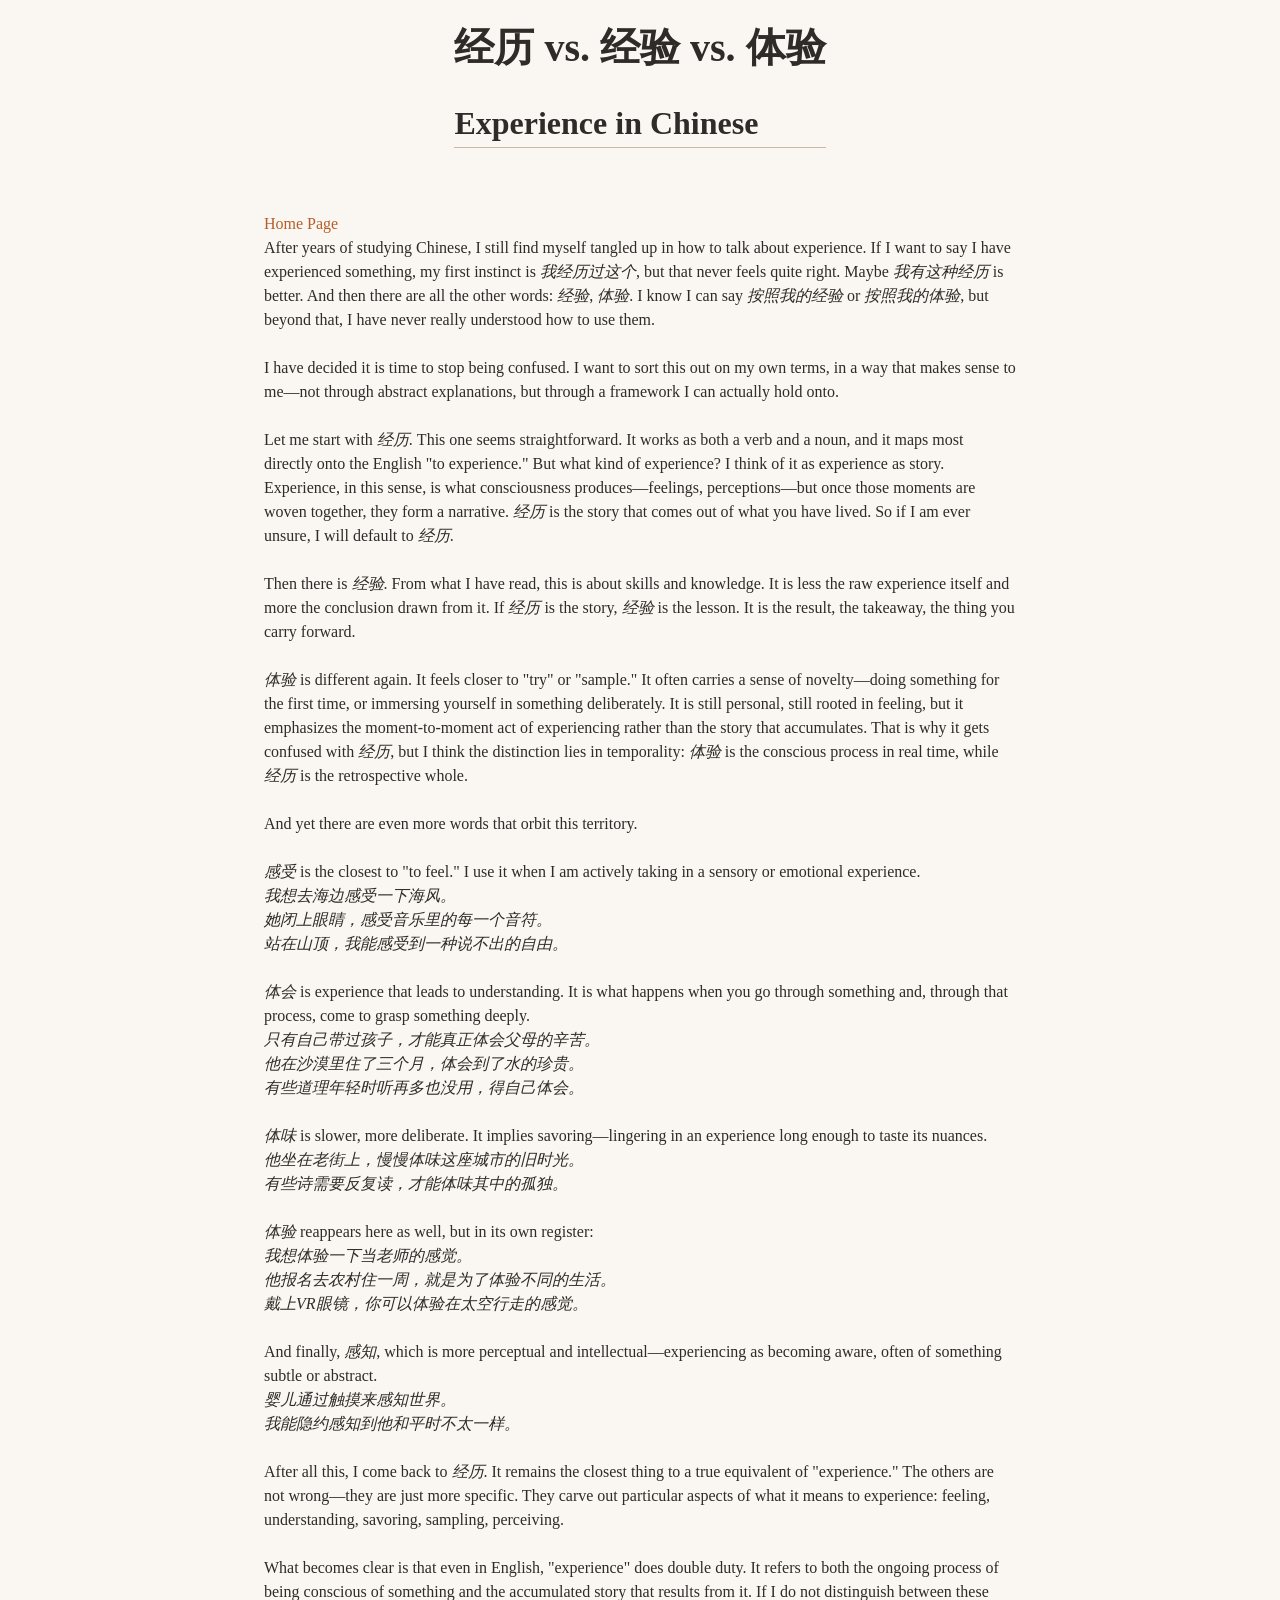
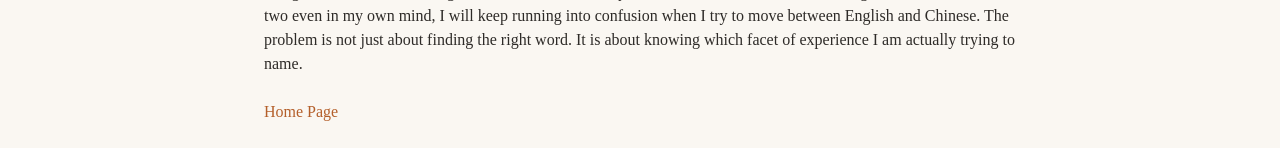
<file: docs/经理经验.html>
<!DOCTYPE html>
<html lang="en">
<head>
    <meta charset="UTF-8">
    <meta name="viewport" content="width=device-width, initial-scale=1.0">
    <title>经历 vs. 经验 vs. 体验</title>
    <link rel="stylesheet" href="./assets/style.css">
</head>
<body>
    <header>
        <h1>经历 vs. 经验 vs. 体验</h1>
        <h2>Experience in Chinese</h2>
    </header>
    <main>
        <a href=".">Home Page</a>
        <p>After years of studying Chinese, I still find myself tangled up in how to talk about experience. If I want to say I have experienced something, my first instinct is <em>我经历过这个</em>, but that never feels quite right. Maybe <em>我有这种经历</em> is better. And then there are all the other words: <em>经验</em>, <em>体验</em>. I know I can say <em>按照我的经验</em> or <em>按照我的体验</em>, but beyond that, I have never really understood how to use them.</p>
<p>I have decided it is time to stop being confused. I want to sort this out on my own terms, in a way that makes sense to me—not through abstract explanations, but through a framework I can actually hold onto.</p>
<p>Let me start with <em>经历</em>. This one seems straightforward. It works as both a verb and a noun, and it maps most directly onto the English &quot;to experience.&quot; But what kind of experience? I think of it as experience as story. Experience, in this sense, is what consciousness produces—feelings, perceptions—but once those moments are woven together, they form a narrative. <em>经历</em> is the story that comes out of what you have lived. So if I am ever unsure, I will default to <em>经历</em>.</p>
<p>Then there is <em>经验</em>. From what I have read, this is about skills and knowledge. It is less the raw experience itself and more the conclusion drawn from it. If <em>经历</em> is the story, <em>经验</em> is the lesson. It is the result, the takeaway, the thing you carry forward.</p>
<p><em>体验</em> is different again. It feels closer to &quot;try&quot; or &quot;sample.&quot; It often carries a sense of novelty—doing something for the first time, or immersing yourself in something deliberately. It is still personal, still rooted in feeling, but it emphasizes the moment-to-moment act of experiencing rather than the story that accumulates. That is why it gets confused with <em>经历</em>, but I think the distinction lies in temporality: <em>体验</em> is the conscious process in real time, while <em>经历</em> is the retrospective whole.</p>
<p>And yet there are even more words that orbit this territory.</p>
<p><em>感受</em> is the closest to &quot;to feel.&quot; I use it when I am actively taking in a sensory or emotional experience.<br><em>我想去海边感受一下海风。</em><br><em>她闭上眼睛，感受音乐里的每一个音符。</em><br><em>站在山顶，我能感受到一种说不出的自由。</em></p>
<p><em>体会</em> is experience that leads to understanding. It is what happens when you go through something and, through that process, come to grasp something deeply.<br><em>只有自己带过孩子，才能真正体会父母的辛苦。</em><br><em>他在沙漠里住了三个月，体会到了水的珍贵。</em><br><em>有些道理年轻时听再多也没用，得自己体会。</em></p>
<p><em>体味</em> is slower, more deliberate. It implies savoring—lingering in an experience long enough to taste its nuances.<br><em>他坐在老街上，慢慢体味这座城市的旧时光。</em><br><em>有些诗需要反复读，才能体味其中的孤独。</em></p>
<p><em>体验</em> reappears here as well, but in its own register:<br><em>我想体验一下当老师的感觉。</em><br><em>他报名去农村住一周，就是为了体验不同的生活。</em><br><em>戴上VR眼镜，你可以体验在太空行走的感觉。</em></p>
<p>And finally, <em>感知</em>, which is more perceptual and intellectual—experiencing as becoming aware, often of something subtle or abstract.<br><em>婴儿通过触摸来感知世界。</em><br><em>我能隐约感知到他和平时不太一样。</em></p>
<p>After all this, I come back to <em>经历</em>. It remains the closest thing to a true equivalent of &quot;experience.&quot; The others are not wrong—they are just more specific. They carve out particular aspects of what it means to experience: feeling, understanding, savoring, sampling, perceiving.</p>
<p>What becomes clear is that even in English, &quot;experience&quot; does double duty. It refers to both the ongoing process of being conscious of something and the accumulated story that results from it. If I do not distinguish between these two even in my own mind, I will keep running into confusion when I try to move between English and Chinese. The problem is not just about finding the right word. It is about knowing which facet of experience I am actually trying to name.</p>
   <!-- unescaped HTML from Markdown -->
        <a href=".">Home Page</a>
    </main>
</body>
</html>
</file>
<file: docs/assets/style.css>
/* -------------------- */
/* CSS Variables (themes) */
/* -------------------- */
:root {
  /* Light mode (default) – warm paper */
  --bg-body: #faf7f2;
  --bg-header: #dacebe;
  --border-header: #c0b2a0;
  --text-header: #3f3a35;
  --subtext-header: #5f5549;
  --bg-sidebar: #f3ede5;
  --border-sidebar: #ddd2c4;
  --bg-main: #fffcf8;
  --text-primary: #2e2b28;
  --text-muted: #7f6e5d;
  --border-light: #cbbaa8;
  --accent: #b45f2a;
  --accent-hover: #a5511c;
  --hover-bg: #e5d9cc;
  --toggle-color: #8e7a66;
  --card-bg: #ffffff;
  --card-border: #e7ddd2;
  --card-shadow: rgba(0,0,0,0.02);
  --card-shadow-hover: rgba(140, 100, 70, 0.08);
  --code-bg: #e2e8f0;
  --code-color: #1e1e2f;
  --blockquote-bg: #f1f5f9;
  --blockquote-border: #2563eb;
  --table-header-bg: #f1f5f9;
  --table-border: #cbd5e1;
}

@media (prefers-color-scheme: dark) {
  :root {
    /* Dark mode – deep, muted */
    --bg-body: #1e1b18;
    --bg-header: #2a2622;
    --border-header: #4a413a;
    --text-header: #e0d6cc;
    --subtext-header: #b8aa9c;
    --bg-sidebar: #25221e;
    --border-sidebar: #3e3832;
    --bg-main: #1f1c19;
    --text-primary: #e2dcd5;
    --text-muted: #b4a392;
    --border-light: #5e5247;
    --accent: #d9935a;
    --accent-hover: #e6a46e;
    --hover-bg: #3e3730;
    --toggle-color: #b8a18c;
    --card-bg: #2c2824;
    --card-border: #4f463e;
    --card-shadow: rgba(0,0,0,0.4);
    --card-shadow-hover: rgba(210, 160, 110, 0.15);
    --code-bg: #3a3a4a;
    --code-color: #f8f8f2;
    --blockquote-bg: #2d2a27;
    --blockquote-border: #d9935a;
    --table-header-bg: #2d2a27;
    --table-border: #4f463e;
  }
}

/* -------------------- */
/* CSS Reset (modern)   */
/* -------------------- */
*,
*::before,
*::after {
  box-sizing: border-box;
  margin: 0;
  padding: 0;
}

html {
  -moz-text-size-adjust: none;
  -webkit-text-size-adjust: none;
  text-size-adjust: none;
}

body {
  display: flex;
  flex-direction: column;
  min-height: 100vh;
  line-height: 1.5;
  font-family: 'Georgia', 'Times New Roman', serif;
  background-color: var(--bg-body);
  color: var(--text-primary);
  transition: background-color 0.2s ease, color 0.2s ease;
}

/* Remove default list styles */
ul,
ol {
  list-style: none;
}

/* Make images easier to work with */
img,
picture {
  max-width: 100%;
  display: block;
}

/* Inherit fonts for inputs and buttons */
input,
button,
textarea,
select {
  font: inherit;
}

/* -------------------- */
/* Layout & Containers  */
/* -------------------- */
header,
main {
  max-width: 800px;
  margin: 0 auto;
  padding: 1.5rem;
}

/* Site header (used on index and maybe articles) */
.site-header {
  background: var(--bg-header);
  padding: 1.2rem 2rem;
  box-shadow: 0 4px 12px rgba(0,0,0,0.04);
  border-bottom: 1px solid var(--border-header);
}
.site-header h1 {
  font-size: 2rem;
  font-weight: 400;
  letter-spacing: 1px;
  color: var(--text-header);
  margin: 0;
}
.site-header p {
  font-family: 'Arial', 'Helvetica', sans-serif;
  font-size: 0.9rem;
  color: var(--subtext-header);
  margin-top: 0.3rem;
  font-style: italic;
}

/* Main two‑column layout (for tag browser) */
.main-container {
  display: flex;
  flex: 1;
  width: 100%;
  max-width: 1600px;
  margin: 0 auto;
  background: var(--bg-main);
  box-shadow: 0 0 30px rgba(0,0,0,0.05);
}

#sidebar {
  width: 30%;
  background: var(--bg-sidebar);
  border-right: 1px solid var(--border-sidebar);
  padding: 1.5rem 1rem;
  overflow-y: auto;
  box-shadow: inset -2px 0 8px rgba(0,0,0,0.02);
}
#sidebar h3 {
  font-family: 'Arial', 'Helvetica', sans-serif;
  font-weight: 600;
  font-size: 1rem;
  text-transform: uppercase;
  letter-spacing: 2px;
  color: var(--text-muted);
  margin-bottom: 1.2rem;
  border-bottom: 1px dashed var(--border-light);
  padding-bottom: 0.5rem;
}

#content {
  width: 70%;
  padding: 2rem 2.5rem;
  background: var(--bg-main);
}
#content h3 {
  font-family: 'Arial', 'Helvetica', sans-serif;
  font-weight: 600;
  font-size: 1rem;
  text-transform: uppercase;
  letter-spacing: 2px;
  color: var(--text-muted);
  margin-bottom: 1.5rem;
  border-bottom: 1px dashed var(--border-light);
  padding-bottom: 0.5rem;
}

/* Tree styling */
#sidebar ul {
  list-style: none;
  padding-left: 0;
  margin: 0;
}
#sidebar li {
  margin: 0.2rem 0;
  font-size: 0.95rem;
}

.node-header {
  display: flex;
  align-items: center;
  border-radius: 4px;
  transition: background-color 0.15s;
}
.node-header:hover {
  background-color: var(--hover-bg);
}

.toggle {
  display: inline-block;
  width: 1.6em;
  text-align: center;
  cursor: pointer;
  font-family: 'Arial', 'Helvetica', sans-serif;
  font-size: 0.9rem;
  color: var(--toggle-color);
  user-select: none;
  flex-shrink: 0;
}

.tag-name {
  cursor: pointer;
  padding: 0.2rem 0;
  color: var(--text-primary);
  border-bottom: 1px solid transparent;
  transition: color 0.1s, border-color 0.1s;
}
.tag-name:hover {
  color: var(--accent-hover);
  border-bottom-color: var(--accent-hover);
}
.tag-name.selected {
  font-weight: 600;
  color: var(--accent);
  border-bottom: 1px solid var(--accent);
}

.children {
  padding-left: 1.5em;
  border-left: 1px dotted var(--border-light);
  margin-left: 0.7em;
}
.children.collapsed {
  display: none;
}

/* Page list cards */
#page-list {
  display: flex;
  flex-direction: column;
  gap: 1rem;
}
.page-link {
  display: block;
  padding: 1rem 1.2rem;
  background: var(--card-bg);
  border: 1px solid var(--card-border);
  border-radius: 6px;
  text-decoration: none;
  color: var(--text-primary);
  font-family: 'Georgia', 'Times New Roman', serif;
  font-size: 1.1rem;
  box-shadow: 0 2px 5px var(--card-shadow);
  transition: all 0.2s ease;
}
.page-link:hover {
  border-color: var(--accent);
  background: var(--bg-main);
  box-shadow: 0 6px 14px var(--card-shadow-hover);
  transform: translateY(-2px);
  color: var(--accent);
}
.page-link:active {
  transform: translateY(0);
  box-shadow: 0 2px 5px var(--card-shadow);
}

/* -------------------- */
/* Typography (articles) */
/* -------------------- */
h1,
h2,
h3,
h4,
h5,
h6 {
  line-height: 1.2;
  margin-top: 2rem;
  margin-bottom: 1rem;
  font-weight: 600;
  color: var(--text-primary);
}

h1 {
  font-size: 2.5rem;
  margin-top: 0;
}

h2 {
  font-size: 2rem;
  border-bottom: 1px solid var(--border-light);
  padding-bottom: 0.3rem;
}

p,
ul,
ol {
  margin-bottom: 1.5rem;
}

/* Links */
a {
  color: var(--accent);
  text-decoration: none;
}
a:hover {
  text-decoration: underline;
  color: var(--accent-hover);
}

/* Code blocks */
pre {
  background-color: var(--code-bg);
  color: var(--code-color);
  padding: 1rem;
  border-radius: 0.5rem;
  overflow-x: auto;
  margin: 1.5rem 0;
}
code {
  font-family: 'SF Mono', Monaco, 'Cascadia Code', 'Roboto Mono', monospace;
  font-size: 0.9em;
  background-color: var(--code-bg);
  color: var(--code-color);
  padding: 0.2rem 0.4rem;
  border-radius: 0.25rem;
}
pre code {
  background-color: transparent;
  padding: 0;
}

/* Blockquotes */
blockquote {
  border-left: 4px solid var(--blockquote-border);
  background-color: var(--blockquote-bg);
  padding: 1rem 1.5rem;
  margin: 1.5rem 0;
  font-style: italic;
}
blockquote p:last-child {
  margin-bottom: 0;
}

/* Tables */
table {
  width: 100%;
  border-collapse: collapse;
  margin: 1.5rem 0;
}
th,
td {
  border: 1px solid var(--table-border);
  padding: 0.5rem;
  text-align: left;
}
th {
  background-color: var(--table-header-bg);
  font-weight: 600;
}

/* -------------------- */
/* Utility classes      */
/* -------------------- */
.container {
  max-width: 800px;
  margin: 0 auto;
  padding: 0 1.5rem;
}

/* Responsive adjustment for tag browser */
@media (max-width: 800px) {
  .main-container {
    flex-direction: column;
  }
  #sidebar, #content {
    width: 100%;
  }
  #sidebar {
    border-right: none;
    border-bottom: 1px solid var(--border-sidebar);
  }
}
</file>
